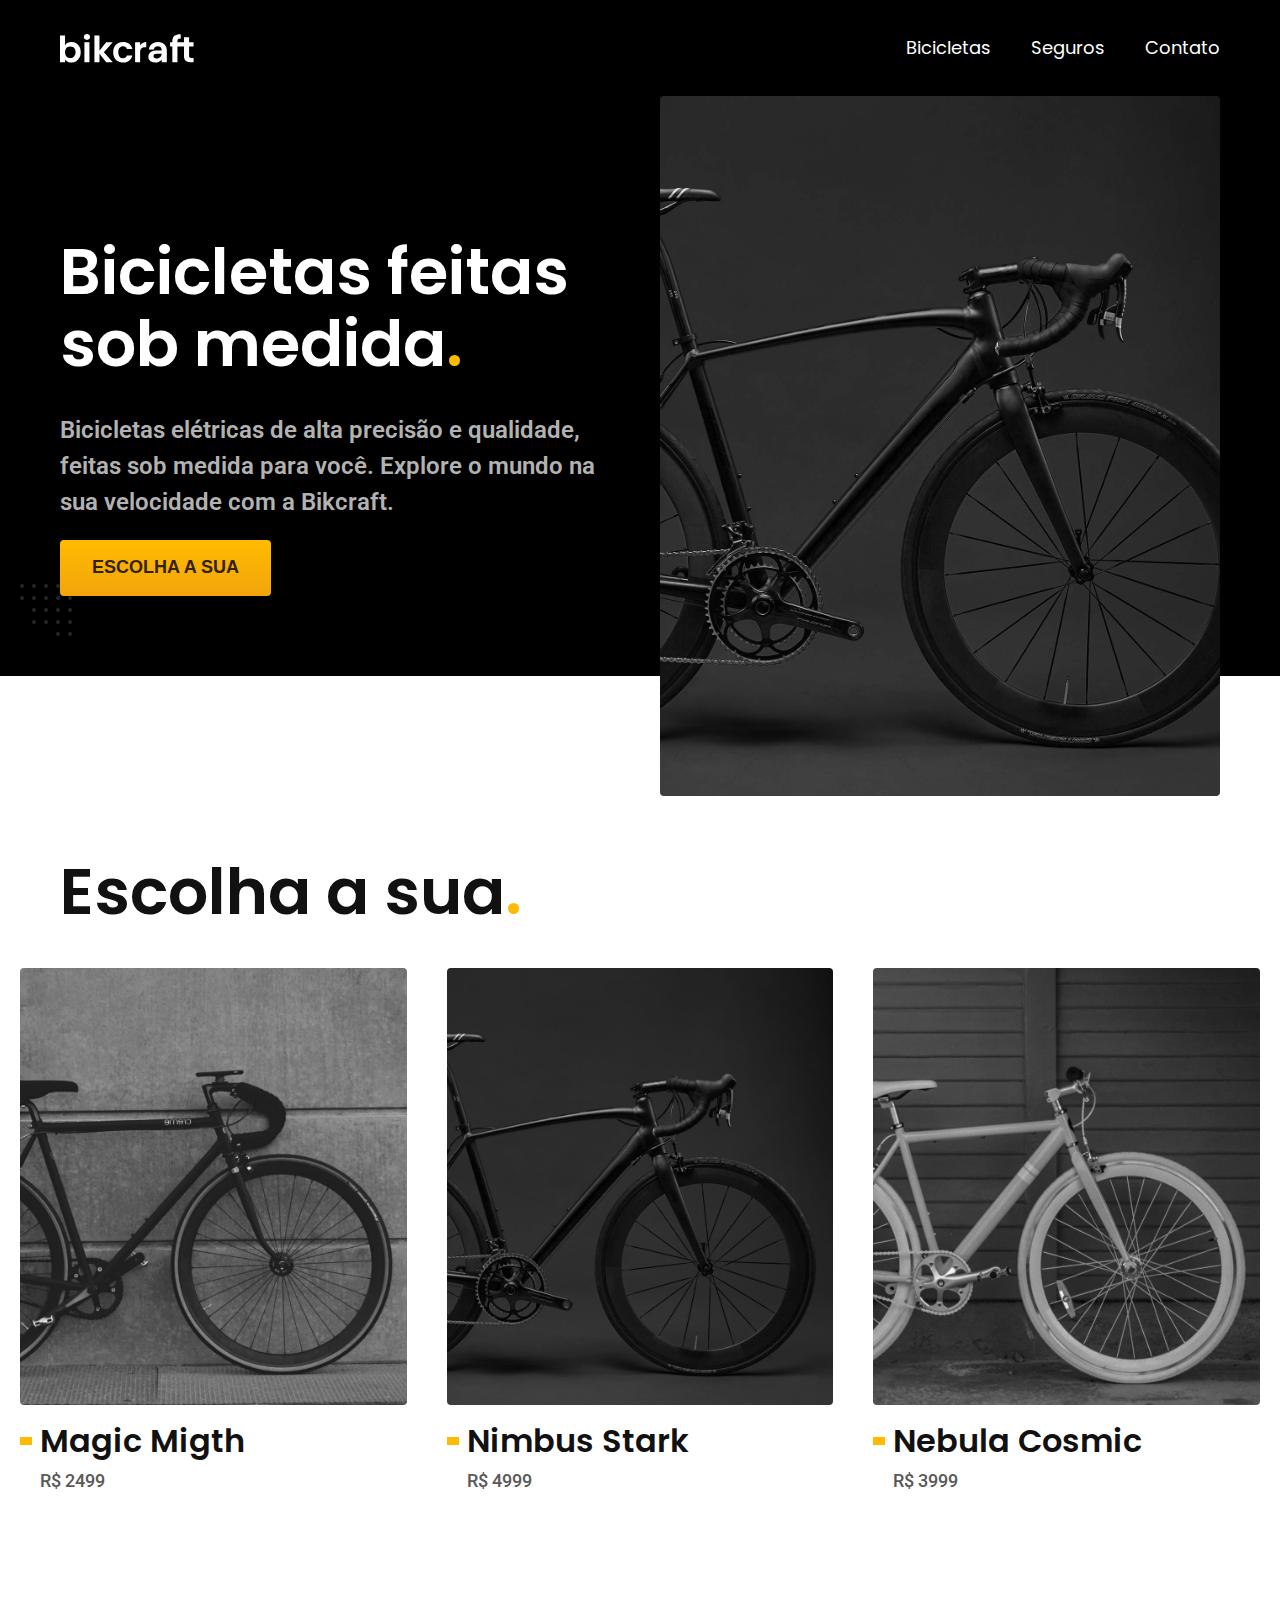
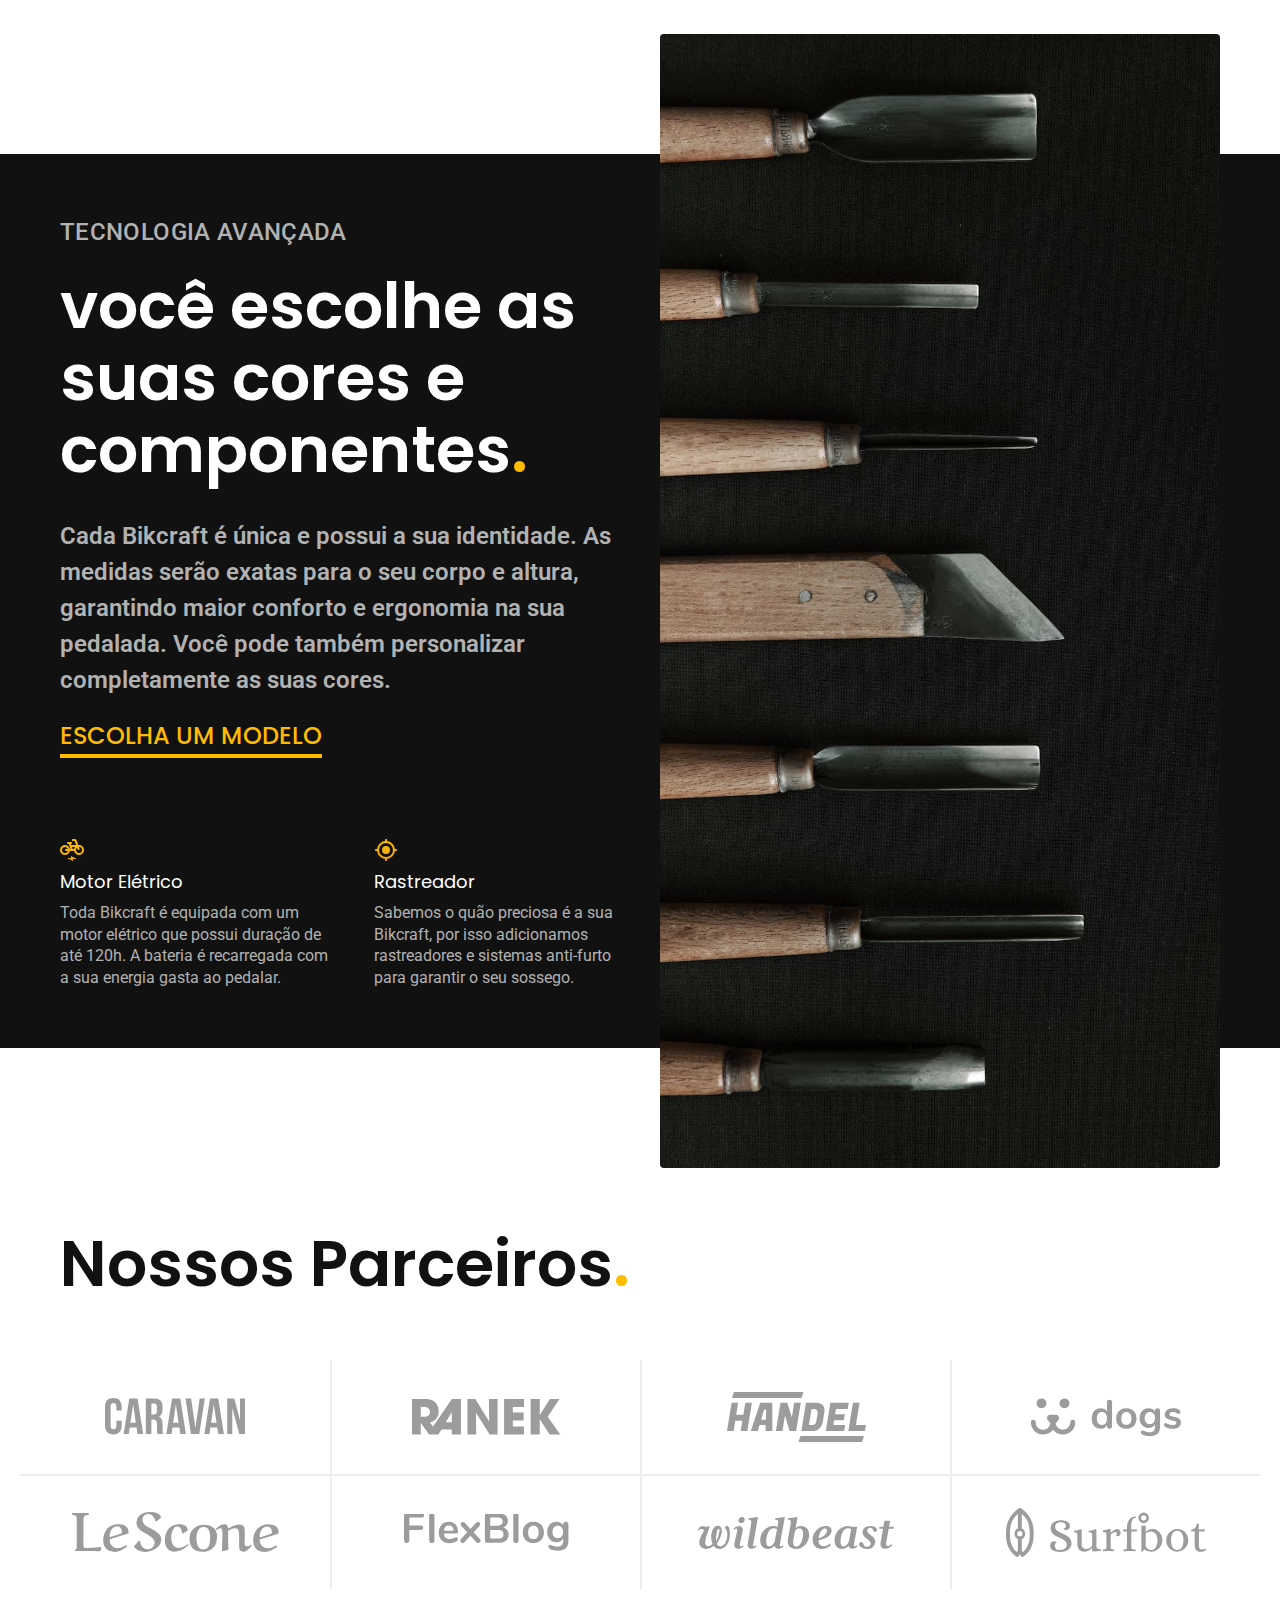
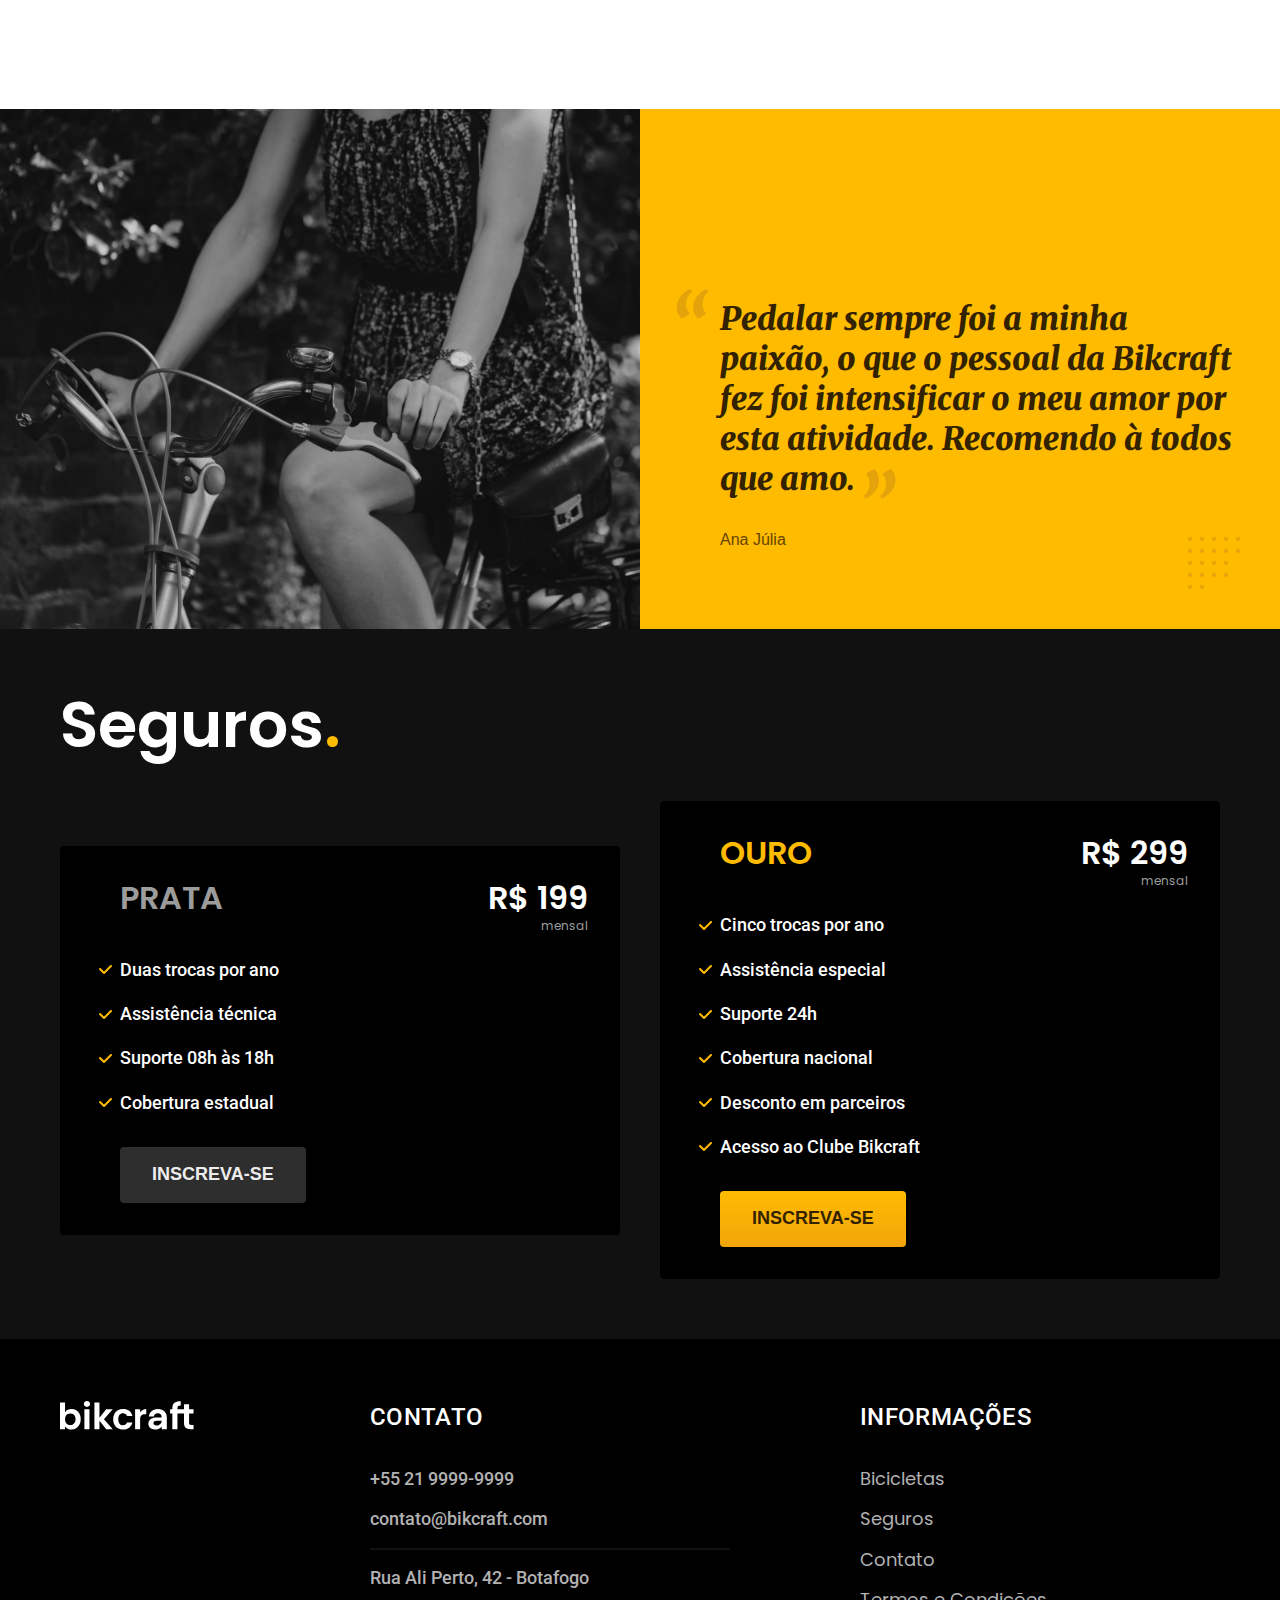
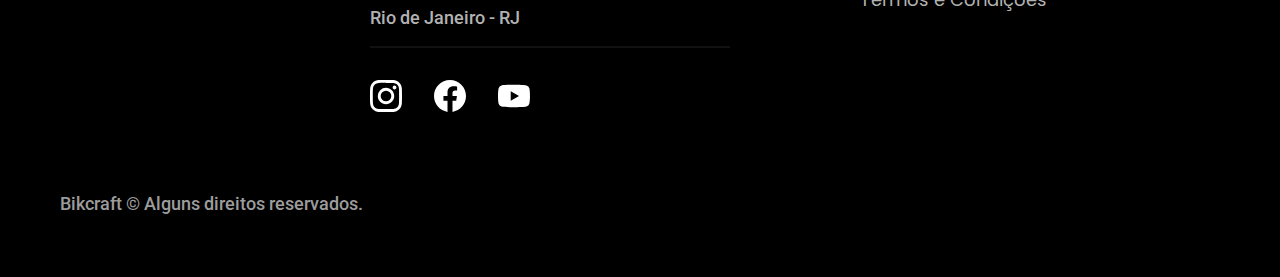
<file: bikcraft/index.html>
<!DOCTYPE html>
<html lang="pt-br">
  <head>
    <meta charset="UTF-8" />
    <meta name="viewport" content="width=device-width, initial-scale=1.0" />
    <link rel="preconnect" href="https://fonts.googleapis.com" />
    <link rel="preconnect" href="https://fonts.gstatic.com" crossorigin />
    <link
      href="https://fonts.googleapis.com/css2?family=Merriweather:ital,wght@1,900&family=Poppins:wght@400;600&family=Roboto:wght@400;500&display=swap"
      rel="stylesheet"
    />
    <title>Bikcraft - Bicicletas Elétricas</title>
    <meta
      name="description"
      content="Bicicletas elétricas de alta precisão e qualidade,  feitas sob medida para o cliente. Explore o mundo na sua velocidade com a Bikcraft."
    />

    <link rel="preload" href="./css/style.min.css" as="style" />
    <link rel="stylesheet" href="./css/style.min.css" />
    <script>
      document.documentElement.classList.add('js');
    </script>
  <body>
    <!--Cabeçalho-->
    <header class="header-bg">
      <div class="header container">
        <a href="./"><img src="./img/bikcraft.svg" alt="Bikcraft" /></a>
        <nav aria-label="primaria">
          <ul class="header-menu cor-0 font-1-m">
            <li><a href="./bicicletas.html">Bicicletas</a></li>
            <li><a href="./seguros.html">Seguros</a></li>
            <li><a href="./contato.html">Contato</a></li>
          </ul>
        </nav>
      </div>
    </header>
    <!--Introdução-->
    <main class="introducao-bg">
      <div class="introducao container">
        <div class="introducao-conteudo">
          <h1 class="font-1-xxl cor-0 fadeInDown" data-anime="200">
            Bicicletas feitas sob medida<span class="cor-p1">.</span>
          </h1>
          <p class="font-2-l cor-5 fadeInDown" data-anime="400">
            Bicicletas elétricas de alta precisão e qualidade, feitas sob medida
            para você. Explore o mundo na sua velocidade com a Bikcraft.
          </p>
          <a class="botao fadeInDown" data-anime="600" href="./bicicletas.html">Escolha a sua</a>
        </div>
        <div class="introducao-imagem fadeInDown" data-anime="800">
          <img src="./img/fotos/introducao.jpg" alt="Bicicléta elétrica" />
        </div>
      </div>
    </main>
    <!--Lista de Bicicletas-->
    <article class="bicicletas-lista">
      <h2 class="font-1-xxl container">
        Escolha a sua<span class="cor-p1">.</span>
      </h2>
      <ul>
        <li>
          <a href="./bicicletas/magic.html">
            <img src="./img/bicicletas/magic-home.jpg" alt="Bicicleta preta" />
            <h3 class="font-1-xl">Magic Migth</h3>
            <span class="font-2-m cor-8">R$ 2499</span>
          </a>
        </li>
        <li>
          <a href="./bicicletas/nimbus.html">
            <img src="./img/bicicletas/nimbus-home.jpg" alt="Bicicleta preta" />
            <h3 class="font-1-xl">Nimbus Stark</h3>
            <span class="font-2-m cor-8">R$ 4999</span>
          </a>
        </li>
        <li>
          <a href="./bicicletas/nebula.html">
            <img src="./img/bicicletas/nebula-home.jpg" alt="Bicicleta preta" />
            <h3 class="font-1-xl">Nebula Cosmic</h3>
            <span class="font-2-m cor-8">R$ 3999</span>
          </a>
        </li>
      </ul>
    </article>
    <!--Tecnologias-->
    <article class="tecnologia-bg">
      <div class="tecnologia container">
        <div class="tecnologia-conteudo">
          <span class="font-2-l-b cor-5">Tecnologia Avançada</span>
          <h2 class="font-1-xxl cor-0">
            você escolhe as<br />suas cores e<br />componentes<span
              class="cor-p1"
              >.</span
            >
          </h2>
          <p class="font-2-l cor-5">
            Cada Bikcraft é única e possui a sua identidade. As medidas serão
            exatas para o seu corpo e altura, garantindo maior conforto e
            ergonomia na sua pedalada. Você pode também personalizar
            completamente as suas cores.
          </p>
          <a class="link" href="./bicicletas.html">Escolha um modelo</a>
          <div class="tecnologia-vantagens">
            <div>
              <img
                src="./img/icones/eletrica.svg"
                alt=""
                width="24"
                height="24"
              />
              <h3 class="font-1-m cor-0">Motor Elétrico</h3>
              <p class="font-2-s cor-5">
                Toda Bikcraft é equipada com um motor elétrico que possui
                duração de até 120h. A bateria é recarregada com a sua energia
                gasta ao pedalar.
              </p>
            </div>
            <div>
              <img
                src="./img/icones/rastreador.svg"
                alt=""
                width="24"
                height="24"
              />
              <h3 class="font-1-m cor-0">Rastreador</h3>
              <p class="font-2-s cor-5">
                Sabemos o quão preciosa é a sua Bikcraft, por isso adicionamos
                rastreadores e sistemas anti-furto para garantir o seu sossego.
              </p>
            </div>
          </div>
        </div>
        <div class="tecnologia-imagem">
          <img
            src="./img/fotos/tecnologia.jpg"
            alt=""
            width="700"
            height="1120"
          />
        </div>
      </div>
    </article>
    <!--Parceiros-->
    <section class="parceiros" aria-label="Nossos Parceiros">
      <h2 class="font-1-xxl container">
        Nossos Parceiros<span class="cor-p1">.</span>
      </h2>
      <ul>
        <li><img src="./img/parceiros/caravan.svg" alt="caravan" /></li>
        <li><img src="./img/parceiros/ranek.svg" alt="ranek" /></li>
        <li><img src="./img/parceiros/handel.svg" alt="handel" /></li>
        <li><img src="./img/parceiros/dogs.svg" alt="dogs.svg" /></li>
        <li><img src="./img/parceiros/lescone.svg" alt="lescone" /></li>
        <li><img src="./img/parceiros/flexblog.svg" alt="flexblog.svg" /></li>
        <li><img src="./img/parceiros/wildbeast.svg" alt="wildbeast.svg" /></li>
        <li><img src="./img/parceiros/surfbot.svg" alt="surfbot.svg" /></li>
      </ul>
    </section>
    <!--Depoimento-->
    <section class="depoimento" aria-label="Depoimento">
      <div>
        <img src="./img/fotos/depoimento.jpg" alt="Pessoa Pedalando " />
      </div>
      <div class="depoimento-conteudo">
        <blockquote class="font-1-xl cor-p5">
          <p>
            Pedalar sempre foi a minha paixão, o que o pessoal da Bikcraft fez
            foi intensificar o meu amor por esta atividade. Recomendo à todos
            que amo.
          </p>
        </blockquote>
        <span class="font-m-b cor-p4">Ana Júlia</span>
      </div>
    </section>
    <!--Seguros-->
    <article class="seguros-bg">
      <div class="seguros container">
        <h2 class="font-1-xxl cor-0">Seguros<span class="cor-p1">.</span></h2>
        <div class="seguros-item">
          <h3 class="font-1-xl cor-6">PRATA</h3>
          <span class="font-1-xl cor-0"
            >R$ 199 <span class="font-1-xs cor-6">mensal</span></span
          >
          <ul class="font-2-m cor-0">
            <li>Duas trocas por ano</li>
            <li>Assistência técnica</li>
            <li>Suporte 08h às 18h</li>
            <li>Cobertura estadual</li>
          </ul>
          <a class="botao secundario" href="./orcamento.html">Inscreva-se</a>
        </div>
        <div class="seguros-item">
          <h3 class="font-1-xl cor-p1">OURO</h3>
          <span class="font-1-xl cor-0"
            >R$ 299 <span class="font-1-xs cor-6">mensal</span></span
          >
          <ul class="font-2-m cor-0">
            <li>Cinco trocas por ano</li>
            <li>Assistência especial</li>
            <li>Suporte 24h</li>
            <li>Cobertura nacional</li>
            <li>Desconto em parceiros</li>
            <li>Acesso ao Clube Bikcraft</li>
          </ul>
          <a class="botao" href="./orcamento.html">Inscreva-se</a>
        </div>
      </div>
    </article>
    <!--Rodapé-->
    <footer class="footer-bg">
      <div class="footer container">
        <img src="./img/bikcraft.svg" alt="Bikcraft" width="136" height="32" />
        <div class="footer-contato">
          <h3 class="font-2-l-b cor-0">Contato</h3>
          <ul class="font-2-m cor-5">
            <li>+55 21 9999-9999</li>
            <li>contato@bikcraft.com</li>
            <li>Rua Ali Perto, 42 - Botafogo</li>
            <li>Rio de Janeiro - RJ</li>
          </ul>
          <div class="footer-redes">
            <a href="./"
              ><img
                src="./img/redes/instagram.svg"
                alt="Instagram"
                width="32"
                height="32"
            /></a>
            <a href="./"
              ><img
                src="./img/redes/facebook.svg"
                alt="Facebook"
                width="32"
                height="32"
            /></a>
            <a href="./"
              ><img
                src="./img/redes/youtube.svg"
                alt="Youtube"
                width="32"
                height="32"
            /></a>
          </div>
        </div>
        <div class="footer-informacoes">
          <h3 class="font-2-l-b cor-0">Informações</h3>
          <nav>
            <ul class="font-1-m cor-5">
              <li><a href="./bicicletas.html">Bicicletas</a></li>
              <li><a href="./seguros.html">Seguros</a></li>
              <li><a href="./contato.html">Contato</a></li>
              <li><a href="./termos.html">Termos e Condições</a></li>
            </ul>
          </nav>
        </div>
        <p class="font-2-m cor-6 footer-copy">
          Bikcraft © Alguns direitos reservados.
        </p>
      </div>
    </footer>
    <script src="./js/plugins/simple-anime.js"></script>
    <script src="./js/script.js"></script>
  </body>
</html>
</file>
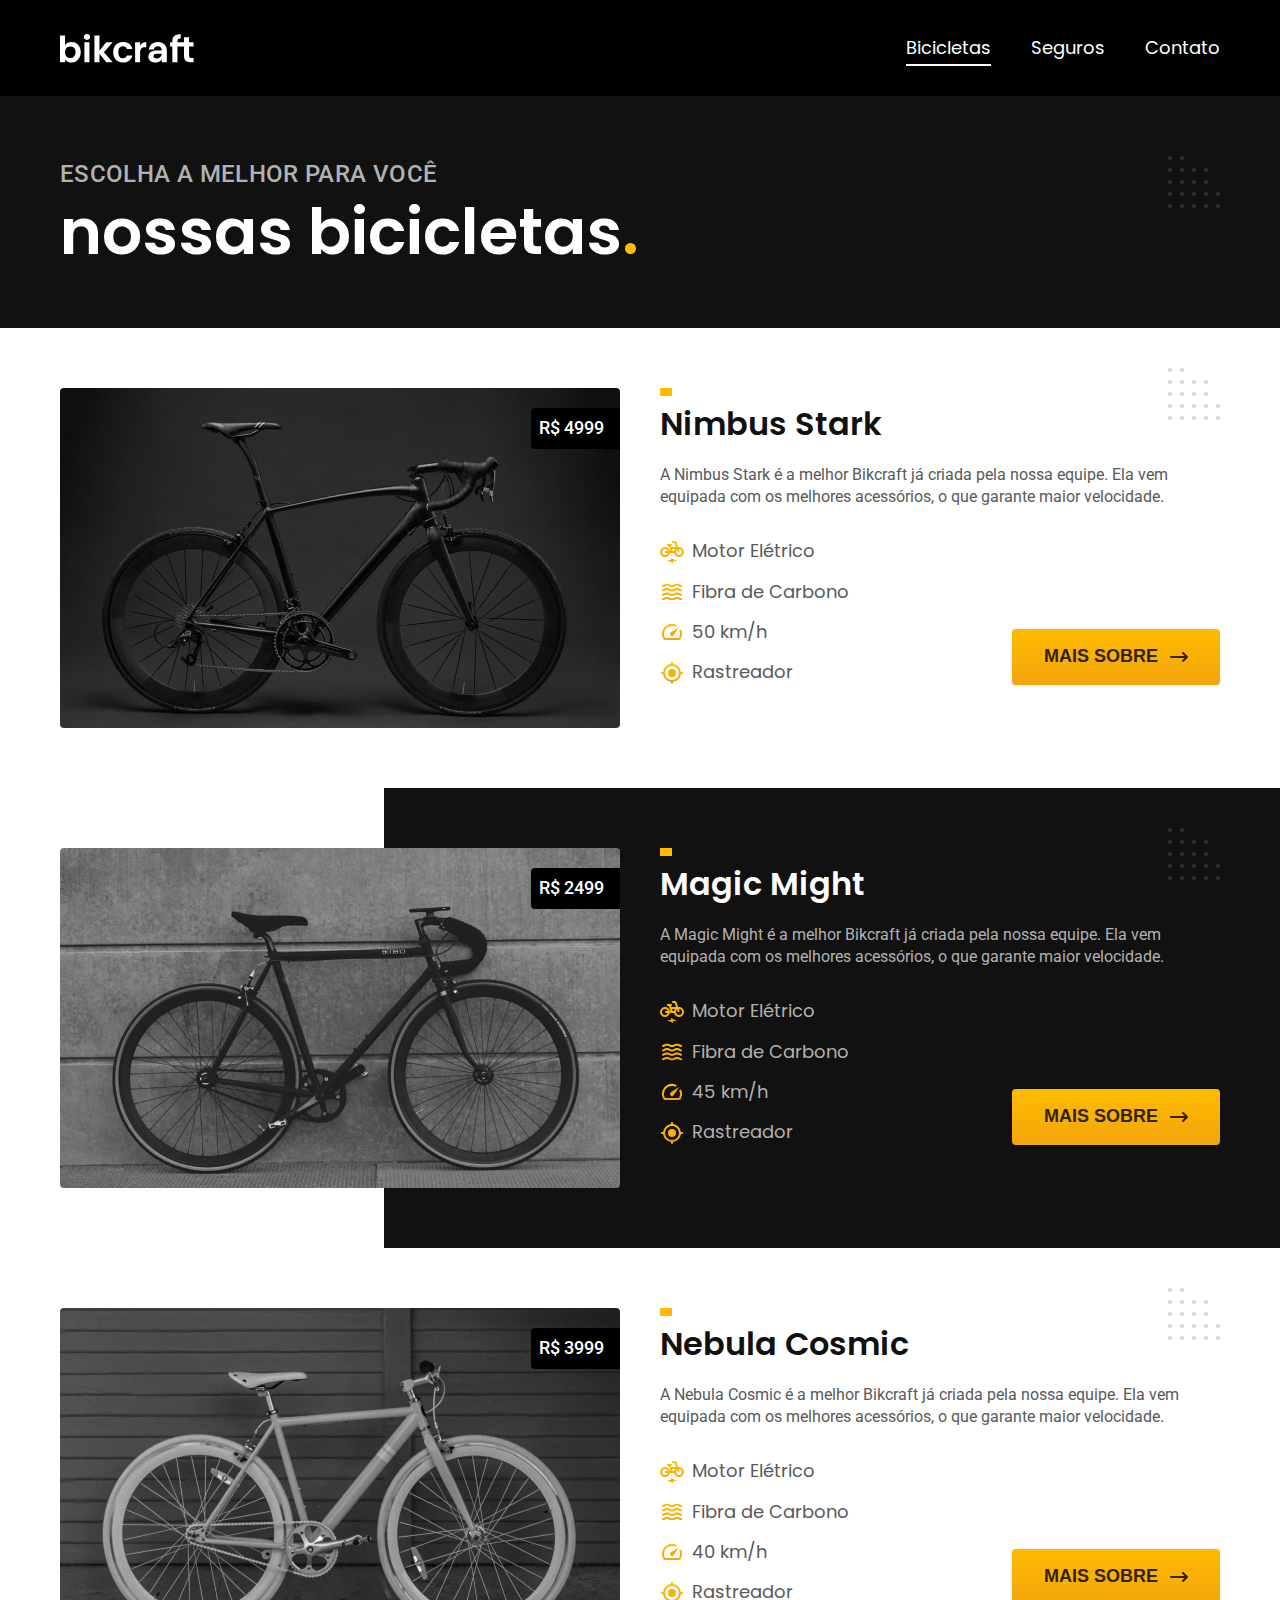
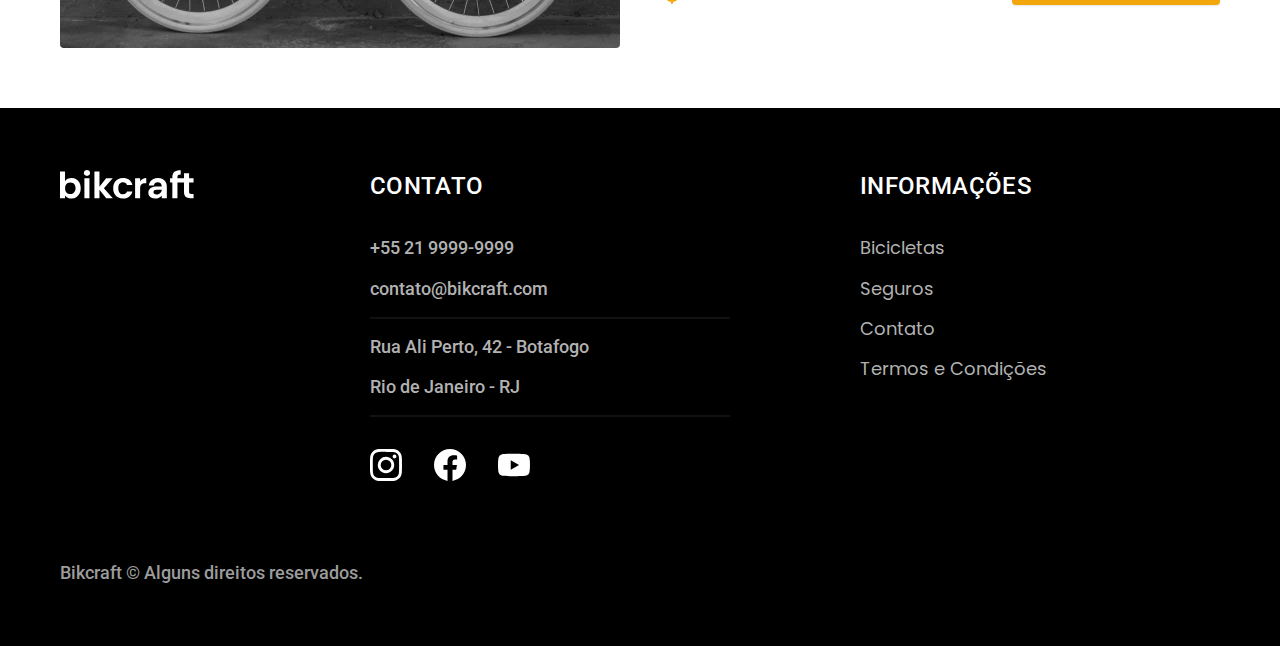
<file: bikcraft/bicicletas.html>
<!DOCTYPE html>
<html lang="pt-br">
  <head>
    <meta charset="UTF-8" />
    <meta name="viewport" content="width=device-width, initial-scale=1.0" />
    <link rel="preconnect" href="https://fonts.googleapis.com" />
    <link rel="preconnect" href="https://fonts.gstatic.com" crossorigin />
    <link
      href="https://fonts.googleapis.com/css2?family=Merriweather:ital,wght@1,900&family=Poppins:wght@400;600&family=Roboto:wght@400;500&display=swap"
      rel="stylesheet"
    />
    <title>Bicicletas | Bikcraft - Bicicletas Elétricas</title>
    <meta name="description" content="Bicicletas Bikcraft" />

    <link rel="stylesheet" href="./css/style.min.css" />
    <script>
      document.documentElement.classList.add('js');
    </script>
  <body id="bicicletas">
    <!--Cabeçalho-->
    <header class="header-bg">
      <div class="header container">
        <a href="./"><img src="./img/bikcraft.svg" alt="Bikcraft" /></a>
        <nav aria-label="primaria">
          <ul class="header-menu cor-0 font-1-m">
            <li><a href="./bicicletas.html">Bicicletas</a></li>
            <li><a href="./seguros.html">Seguros</a></li>
            <li><a href="./contato.html">Contato</a></li>
          </ul>
        </nav>
      </div>
    </header>
    <!--Conteúdo da página termos e condições-->
    <main>
      <div class="titulo-bg">
        <div class="titulo container">
          <p class="font-2-l-b cor-5">ESCOLHA A MELHOR PARA VOCÊ</p>
          <h1 class="font-1-xxl cor-0">
            nossas bicicletas<span class="cor-p1">.</span>
          </h1>
        </div>
      </div>

      <div class="bicicletas container">
        <div class="bicicletas-imagem">
          <img src="./img/bicicletas/nimbus.jpg" alt="Bicicleta Preta" />
          <span class="font-2-m cor-0"> R$ 4999</span>
        </div>
        <div class="bicicletas-conteudo">
          <h2 class="font-1-xl">Nimbus Stark</h2>
          <p class="font-2-s cor-8">
            A Nimbus Stark é a melhor Bikcraft já criada pela nossa equipe. Ela
            vem equipada com os melhores acessórios, o que garante maior
            velocidade.
          </p>
          <ul class="font-1-m cor-8">
            <li>
              <img src="./img/icones/eletrica.svg" alt="" /> Motor Elétrico
            </li>
            <li>
              <img src="./img/icones/carbono.svg" alt="" /> Fibra de Carbono
            </li>
            <li><img src="./img/icones/velocidade.svg" alt="" /> 50 km/h</li>
            <li><img src="./img/icones/rastreador.svg" alt="" /> Rastreador</li>
          </ul>
          <a class="botao seta" href="./bicicletas/nimbus.html">Mais Sobre</a>
        </div>
      </div>

      <div class="bicicletas-bg">
        <div class="bicicletas container">
          <div class="bicicletas-imagem">
            <img src="./img/bicicletas/magic.jpg" alt="Bicicleta Preta" />
            <span class="font-2-m cor-0"> R$ 2499</span>
          </div>
          <div class="bicicletas-conteudo">
            <h2 class="font-1-xl cor-0">Magic Might</h2>
            <p class="font-2-s cor-5">
              A Magic Might é a melhor Bikcraft já criada pela nossa equipe. Ela
              vem equipada com os melhores acessórios, o que garante maior
              velocidade.
            </p>
            <ul class="font-1-m cor-5">
              <li>
                <img src="./img/icones/eletrica.svg" alt="" /> Motor Elétrico
              </li>
              <li>
                <img src="./img/icones/carbono.svg" alt="" /> Fibra de Carbono
              </li>
              <li><img src="./img/icones/velocidade.svg" alt="" /> 45 km/h</li>
              <li>
                <img src="./img/icones/rastreador.svg" alt="" /> Rastreador
              </li>
            </ul>
            <a class="botao seta" href="./bicicletas/magic.html">Mais Sobre</a>
          </div>
        </div>
      </div>

      <div class="bicicletas container">
        <div class="bicicletas-imagem">
          <img src="./img/bicicletas/nebula.jpg" alt="Bicicleta Preta" />
          <span class="font-2-m cor-0"> R$ 3999</span>
        </div>
        <div class="bicicletas-conteudo">
          <h2 class="font-1-xl">Nebula Cosmic</h2>
          <p class="font-2-s cor-8">
            A Nebula Cosmic é a melhor Bikcraft já criada pela nossa equipe. Ela
            vem equipada com os melhores acessórios, o que garante maior
            velocidade.
          </p>
          <ul class="font-1-m cor-8">
            <li>
              <img src="./img/icones/eletrica.svg" alt="" /> Motor Elétrico
            </li>
            <li>
              <img src="./img/icones/carbono.svg" alt="" /> Fibra de Carbono
            </li>
            <li><img src="./img/icones/velocidade.svg" alt="" /> 40 km/h</li>
            <li><img src="./img/icones/rastreador.svg" alt="" /> Rastreador</li>
          </ul>
          <a class="botao seta" href="./bicicletas/nebula.html">Mais Sobre</a>
        </div>
      </div>
    </main>
    <!--Rodapé-->
    <footer class="footer-bg">
      <div class="footer container">
        <img src="./img/bikcraft.svg" alt="Bikcraft" width="136" height="32" />
        <div class="footer-contato">
          <h3 class="font-2-l-b cor-0">Contato</h3>
          <ul class="font-2-m cor-5">
            <li>+55 21 9999-9999</li>
            <li>contato@bikcraft.com</li>
            <li>Rua Ali Perto, 42 - Botafogo</li>
            <li>Rio de Janeiro - RJ</li>
          </ul>
          <div class="footer-redes">
            <a href="./"
              ><img
                src="./img/redes/instagram.svg"
                alt="Instagram"
                width="32"
                height="32"
            /></a>
            <a href="./"
              ><img
                src="./img/redes/facebook.svg"
                alt="Facebook"
                width="32"
                height="32"
            /></a>
            <a href="./"
              ><img
                src="./img/redes/youtube.svg"
                alt="Youtube"
                width="32"
                height="32"
            /></a>
          </div>
        </div>
        <div class="footer-informacoes">
          <h3 class="font-2-l-b cor-0">Informações</h3>
          <nav>
            <ul class="font-1-m cor-5">
              <li><a href="./bicicletas.html">Bicicletas</a></li>
              <li><a href="./seguros.html">Seguros</a></li>
              <li><a href="./contato.html">Contato</a></li>
              <li><a href="./termos.html">Termos e Condições</a></li>
            </ul>
          </nav>
        </div>
        <p class="font-2-m cor-6 footer-copy">
          Bikcraft © Alguns direitos reservados.
        </p>
      </div>
    </footer>
    <script src="./js/script.js"></script>
  </body>
</html>
</file>
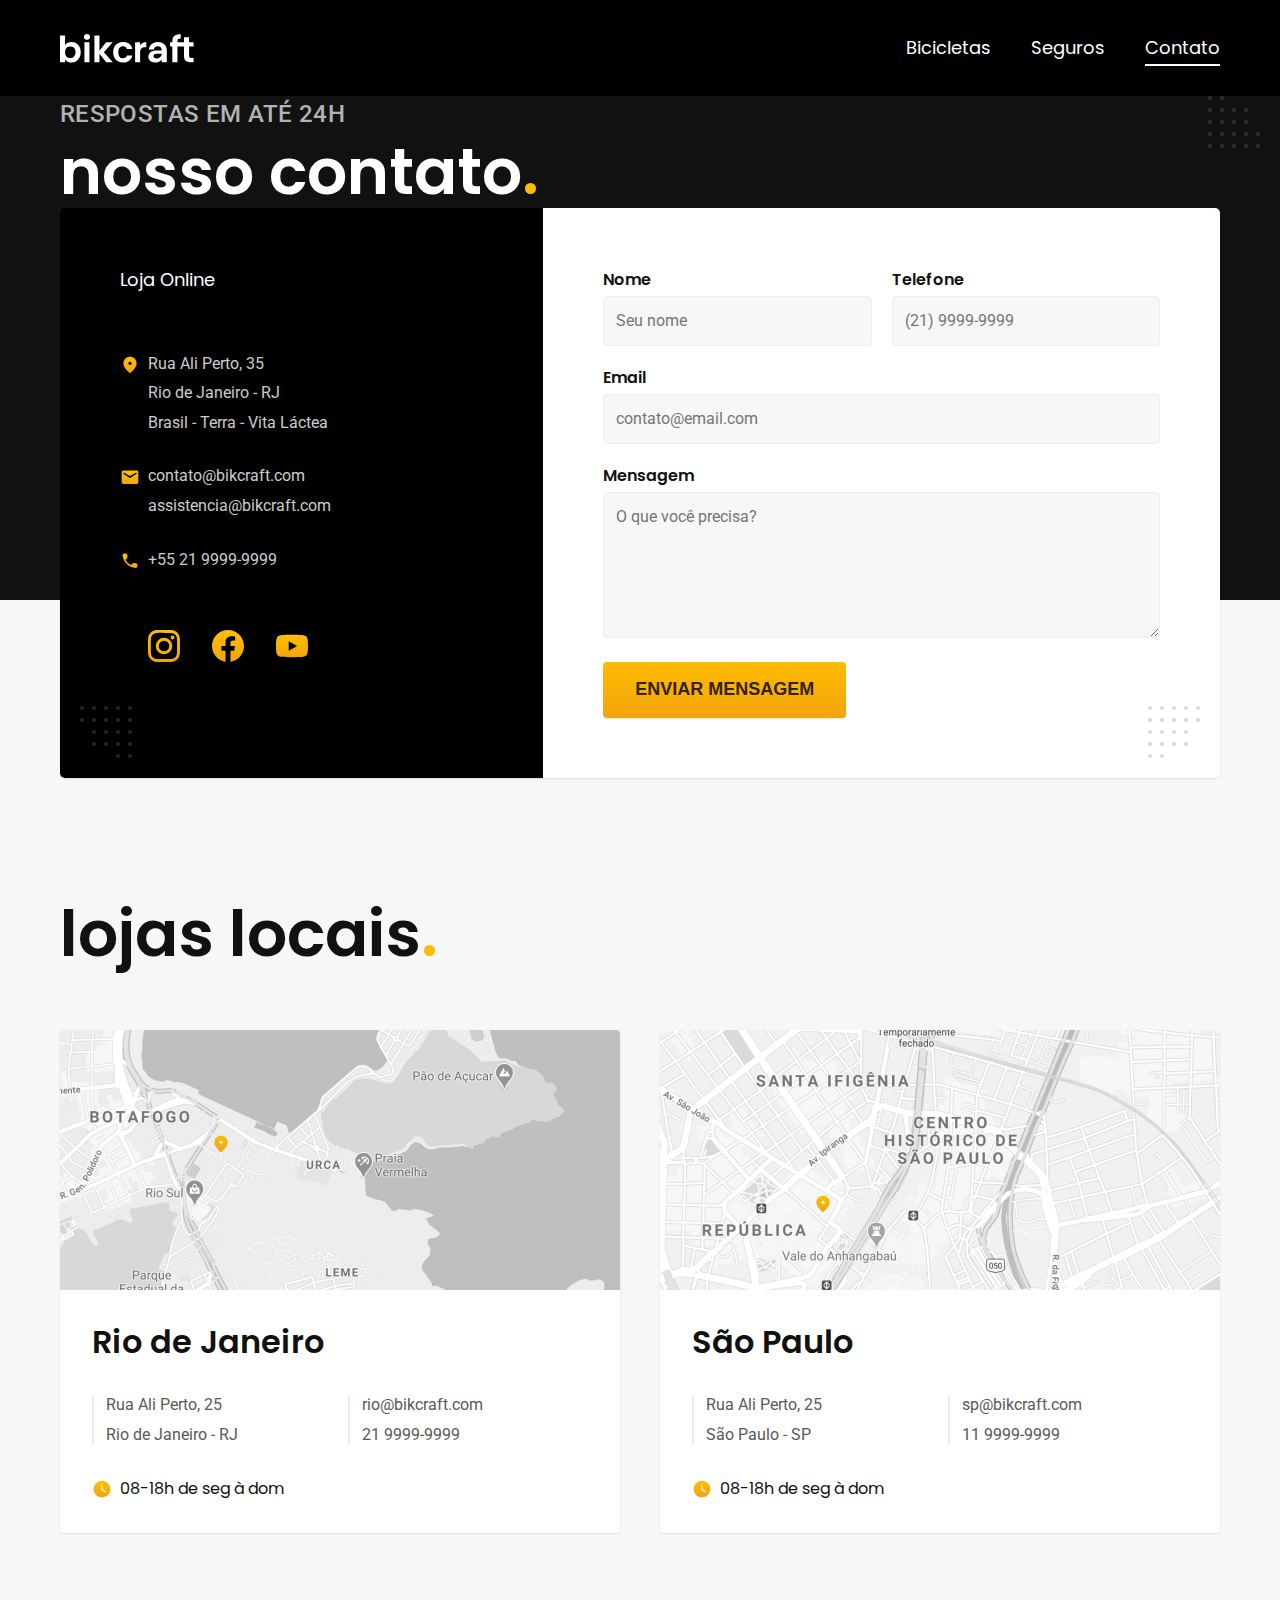
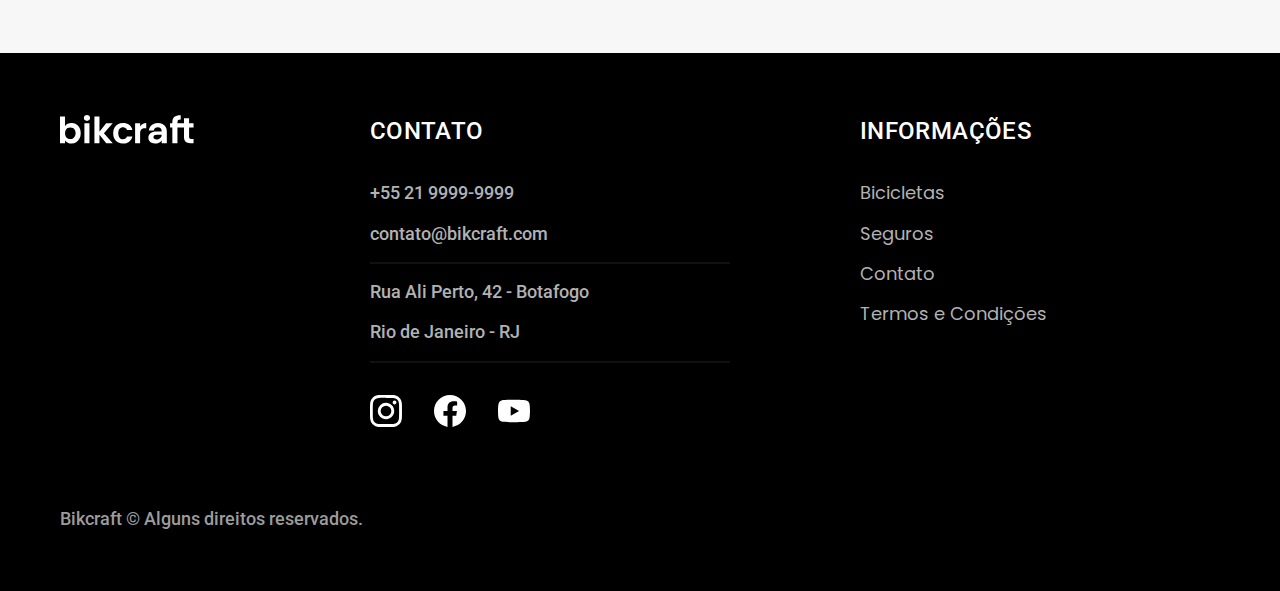
<file: bikcraft/contato.html>
<!DOCTYPE html>
<html lang="pt-br">
  <head>
    <meta charset="UTF-8" />
    <meta name="viewport" content="width=device-width, initial-scale=1.0" />
    <title>Contato | Bikcraft</title>
    <meta
      name="description"
      content="Bicicletas elétricas de alta precisão e qualidade,  feitas sob medida para o cliente. Explore o mundo na sua velocidade com a Bikcraft."
    />

    <link rel="icon" href="./favicon.svg" type="image/svg+xml" />

    <link href="./css/style.min.css" rel="preload" as="style" />
    <link href="./css/style.min.css" rel="stylesheet" />

    <link rel="preconnect" href="https://fonts.googleapis.com" />
    <link rel="preconnect" href="https://fonts.gstatic.com" crossorigin />
    <link
      href="https://fonts.googleapis.com/css2?family=Merriweather:ital,wght@1,900&family=Poppins:wght@500;600&family=Roboto:wght@400;500&display=swap"
      rel="stylesheet"
    />
    <script>
      document.documentElement.classList.add('js');
    </script>

  <body id="contato">
    <header class="header-bg">
      <div class="header container">
        <a href="./">
          <img
            src="./img/bikcraft.svg"
            alt="Bikcraft"
            width="136"
            height="32"
          />
        </a>
        <nav aria-label="primaria">
          <ul class="header-menu font-1-m cor-0">
            <li><a href="./bicicletas.html">Bicicletas</a></li>
            <li><a href="./seguros.html">Seguros</a></li>
            <li><a href="./contato.html">Contato</a></li>
          </ul>
        </nav>
      </div>
    </header>

    <main>
      <div class="titulo">
        <div class="container">
          <p class="font-2-l-b cor-5">Respostas em até 24h</p>
          <h1 class="font-1-xxl cor-0">
            nosso contato<span class="cor-p1">.</span>
          </h1>
        </div>
      </div>

      <div class="contato container">
        <section class="contato-dados" aria-label="Endereço">
          <h2 class="cor-0 font-1-m">Loja Online</h2>
          <div class="contato-endereco font-2-s cor-4">
            <p>Rua Ali Perto, 35</p>
            <p>Rio de Janeiro - RJ</p>
            <p>Brasil - Terra - Vita Láctea</p>
          </div>
          <address class="contato-meios font-2-s cor-4">
            <a href="mailto:contato@bikcraft.com">contato@bikcraft.com</a>
            <a href="mailto:assistencia@bikcraft.com"
              >assistencia@bikcraft.com</a
            >
            <a href="tel:+552199999999">+55 21 9999-9999</a>
          </address>
          <div class="contato-redes">
            <a href="./"
              ><img src="./img/redes/instagram-p.svg" alt="Instagram"
            /></a>
            <a href="./"
              ><img src="./img/redes/facebook-p.svg" alt="Facebook"
            /></a>
            <a href="./"
              ><img src="./img/redes/youtube-p.svg" alt="Youtube"
            /></a>
          </div>
        </section>
        <section class="contato-formulario" aria-label="Formulário">
          <form class="form" action="./">
            <div>
              <label for="nome">Nome</label>
              <input type="text" id="nome" name="nome" placeholder="Seu nome" />
            </div>
            <div>
              <label for="telefone">Telefone</label>
              <input
                type="text"
                id="telefone"
                name="telefone"
                placeholder="(21) 9999-9999"
              />
            </div>
            <div class="col-2">
              <label for="email">Email</label>
              <input
                type="email"
                id="email"
                name="email"
                placeholder="contato@email.com"
              />
            </div>
            <div class="col-2">
              <label for="mensagem">Mensagem</label>
              <textarea
                id="mensagem"
                name="mensagem"
                placeholder="O que você precisa?"
                rows="5"
              ></textarea>
            </div>
            <button class="botao col-2">Enviar Mensagem</button>
          </form>
        </section>
      </div>
    </main>

    <article class="lojas container">
      <h2 class="font-1-xxl">lojas locais<span class="cor-p1">.</span></h2>
      <div class="lojas-item">
        <img
          src="./img/lojas/rj.jpg"
          alt="mapa marcando o endereço da loja no Rio de Janeiro"
          width="560"
          height="260"
        />
        <div class="lojas-conteudo">
          <h3 class="font-1-xl">Rio de Janeiro</h3>
          <div class="lojas-dados font-2-s cor-8">
            <p>Rua Ali Perto, 25</p>
            <p>Rio de Janeiro - RJ</p>
          </div>
          <div class="lojas-dados font-2-s cor-8">
            <a href="mailto:rio@bikcraft.com">rio@bikcraft.com</a>
            <a href="tel:+552199999999">21 9999-9999</a>
          </div>
          <p class="lojas-tempo font-1-s">
            <img src="./img/icones/horario.svg" alt="" />08-18h de seg à dom
          </p>
        </div>
      </div>
      <div class="lojas-item">
        <img
          src="./img/lojas/sp.jpg"
          alt="mapa marcando o endereço da loja no Rio de Janeiro"
        />
        <div class="lojas-conteudo">
          <h3 class="font-1-xl">São Paulo</h3>
          <div class="lojas-dados font-2-s cor-8">
            <p>Rua Ali Perto, 25</p>
            <p>São Paulo - SP</p>
          </div>
          <div class="lojas-dados font-2-s cor-8">
            <a href="mailto:rio@bikcraft.com">sp@bikcraft.com</a>
            <a href="tel:+551199999999">11 9999-9999</a>
          </div>
          <p class="lojas-tempo font-1-s">
            <img src="./img/icones/horario.svg" alt="" />08-18h de seg à dom
          </p>
        </div>
      </div>
    </article>

    <footer class="footer-bg">
      <div class="footer container">
        <img src="./img/bikcraft.svg" alt="Bikcraft" />
        <div class="footer-contato">
          <h3 class="font-2-l-b cor-0">Contato</h3>
          <ul class="font-2-m cor-5">
            <li>+55 21 9999-9999</li>
            <li>contato@bikcraft.com</li>
            <li>Rua Ali Perto, 42 - Botafogo</li>
            <li>Rio de Janeiro - RJ</li>
          </ul>
          <div class="footer-redes">
            <a href="./"
              ><img src="./img/redes/instagram.svg" alt="Instagram"
            /></a>
            <a href="./"
              ><img src="./img/redes/facebook.svg" alt="Facebook"
            /></a>
            <a href="./"><img src="./img/redes/youtube.svg" alt="Youtube" /></a>
          </div>
        </div>
        <div class="footer-informacoes">
          <h3 class="font-2-l-b cor-0">Informações</h3>
          <nav>
            <ul class="font-1-m cor-5">
              <li><a href="./bicicletas.html">Bicicletas</a></li>
              <li><a href="./seguros.html">Seguros</a></li>
              <li><a href="./contato.html">Contato</a></li>
              <li><a href="./termos.html">Termos e Condições</a></li>
            </ul>
          </nav>
        </div>
        <p class="font-2-m cor-6 footer-copy">
          Bikcraft © Alguns direitos reservados.
        </p>
      </div>
    </footer>

    
    <script src="./js/script.js"></script>
  </body>
</html>
</file>
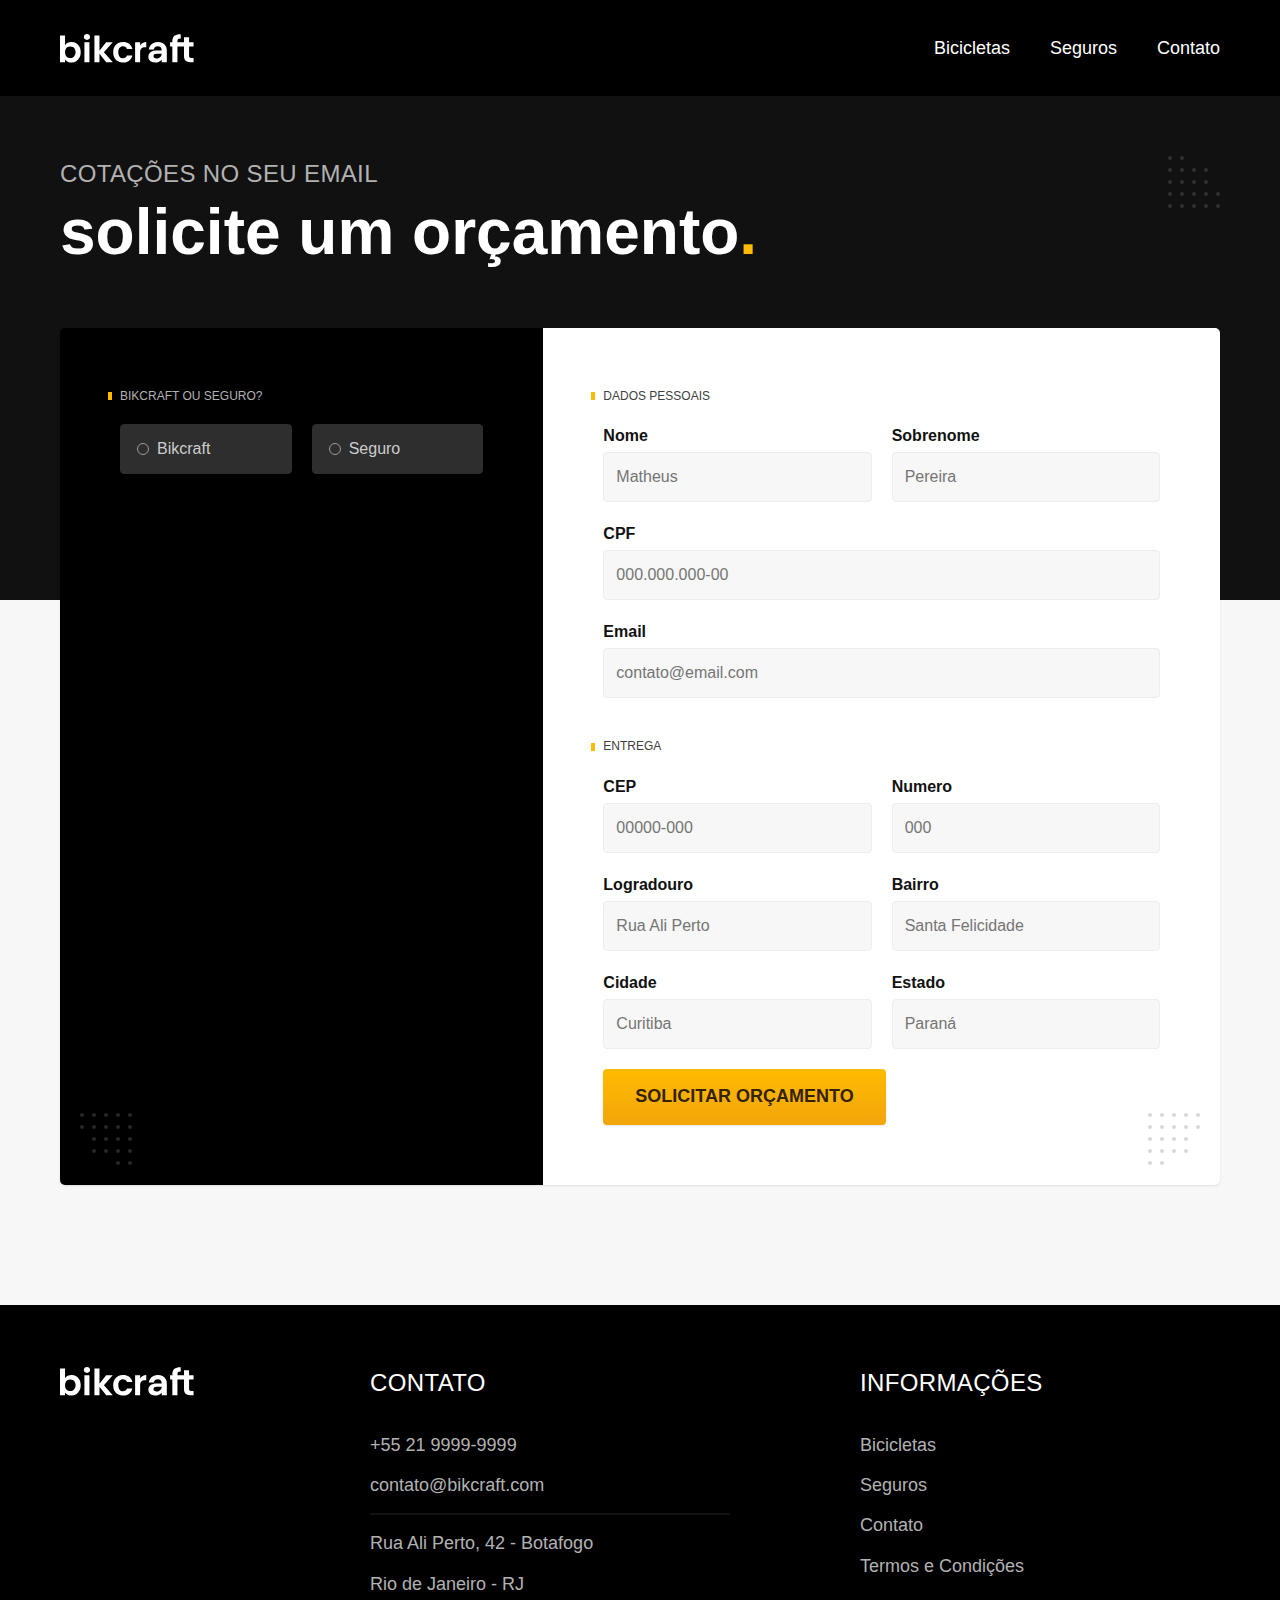
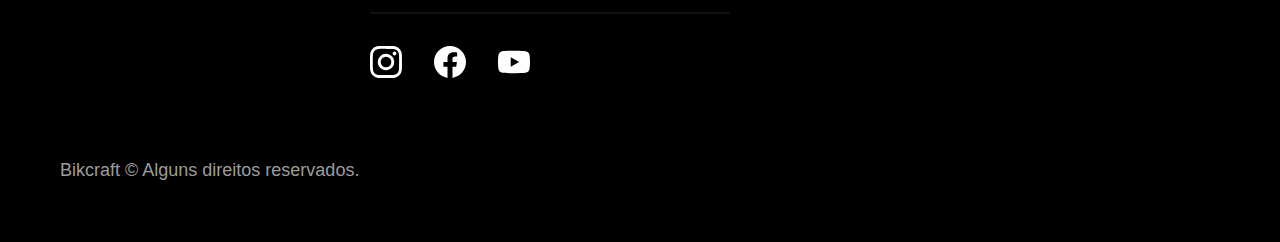
<file: bikcraft/orcamento.html>
<!DOCTYPE html>
<html lang="pt-br">
  <head>
    <meta charset="UTF-8" />
    <meta name="viewport" content="width=device-width, initial-scale=1.0" />

    <title>Orçamento | Bikcraft</title>
    <meta name="description" content="Orçamento." />

    <link rel="stylesheet" href="./css/style.min.css" />
    <script>
      document.documentElement.classList.add('js');
    </script>

  <body id="orcamento">
    <header class="header-bg">
      <div class="header container">
        <a href="./">
          <img src="./img/bikcraft.svg" alt="Bikcraft" />
        </a>

        <nav aria-label="primaria">
          <ul class="header-menu font-1-m cor-0">
            <li><a href="./bicicletas.html">Bicicletas</a></li>
            <li><a href="./seguros.html">Seguros</a></li>
            <li><a href="./contato.html">Contato</a></li>
          </ul>
        </nav>
      </div>
    </header>

    <main>
      <div class="titulo-bg">
        <div class="titulo container">
          <p class="font-2-l-b cor-5">COTAÇÕES NO SEU EMAIL</p>
          <h1 class="font-1-xxl cor-0">
            solicite um orçamento<span class="cor-p1">.</span>
          </h1>
        </div>
      </div>
      <form class="orcamento container" action="./">
        <div class="orcamento-produto">
          <h2 class="font-1-xs cor-5">BIKCRAFT OU SEGURO?</h2>
          <input type="radio" name="tipo" value="bikcraft" id="bikcraft" />
          <label for="bikcraft">Bikcraft</label>

          <input type="radio" name="tipo" value="seguro" id="seguro" />
          <label for="seguro">Seguro</label>
          <div class="orcamento-conteudo" id="orcamento-bikcraft">
            <h2 class="font-1-xs cor-5">Escolha a sua</h2>
            <input type="radio" name="produto" value="nimbus" id="nimbus" />
            <label for="nimbus">Nimbus Stark <span>R$ 4999</span></label>
            <div class="orcamento-detalhes">
              <ul class="font-1-xs cor-8">
                <li><img src="./img/icones/eletrica.svg" />Motor Elétrico</li>
                <li><img src="./img/icones/carbono.svg" />Fibra de Carbono</li>
                <li><img src="./img/icones/velocidade.svg" />50 km/h</li>
                <li><img src="./img/icones/rastreador.svg" />Rastreador</li>
              </ul>
              <img src="./img/bicicletas/nimbus.jpg" alt="Bicicleta Preta" />
            </div>
            <input type="radio" name="produto" value="magic" id="magic" />
            <label for="magic">Magic Might <span>R$ 2499</span></label>
            <div class="orcamento-detalhes">
              <ul class="font-1-xs cor-8">
                <li><img src="./img/icones/eletrica.svg" />Motor Elétrico</li>
                <li><img src="./img/icones/carbono.svg" />Fibra de Carbono</li>
                <li><img src="./img/icones/velocidade.svg" />45 km/h</li>
                <li><img src="./img/icones/rastreador.svg" />Rastreador</li>
              </ul>
              <img src="./img/bicicletas/magic.jpg" alt="Bicicleta Preta" />
            </div>

            <input type="radio" name="produto" value="nebula" id="nebula" />
            <label for="nebula">Nebula Cosmic <span>R$ 3999</span></label>
            <div class="orcamento-detalhes">
              <ul class="font-1-xs cor-8">
                <li><img src="./img/icones/eletrica.svg" />Motor Elétrico</li>
                <li><img src="./img/icones/carbono.svg" />Fibra de Carbono</li>
                <li><img src="./img/icones/velocidade.svg" />40 km/h</li>
                <li><img src="./img/icones/rastreador.svg" />Rastreador</li>
              </ul>
              <img src="./img/bicicletas/nebula.jpg" alt="Bicicleta Branca" />
            </div>
          </div>
          <div class="orcamento-conteudo" id="orcamento-seguro">
            <h2 class="font-1-xs cor-5">Escolha o plano</h2>
            <input type="radio" name="plano" value="prata" id="prata" />
            <label for="prata">Prata <span>R$ 199</span></label>
            <input type="radio" name="plano" value="ouro" id="ouro" />
            <label for="ouro">Ouro <span>R$ 299</span></label>
          </div>
        </div>
        <div class="orcamento-dados form">
          <h2 class="font-1-xs cor-9 col-2">Dados pessoais</h2>
          <div>
            <label for="nome">Nome</label>
            <input type="text" id="nome" name="nome" placeholder="Matheus" />
          </div>
          <div>
            <label for="sobrenome">Sobrenome</label>
            <input
              type="text"
              id="sobrenome"
              name="sobrenome"
              placeholder="Pereira"
            />
          </div>
          <div class="col-2">
            <label for="cpf">CPF</label>
            <input
              type="text"
              id="cpf"
              name="cpf"
              placeholder="000.000.000-00"
            />
          </div>
          <div class="col-2">
            <label for="email">Email</label>
            <input
              type="email"
              id="email"
              name="email"
              placeholder="contato@email.com"
            />
          </div>
          <h2 class="font-1-xs cor-9 col-2">Entrega</h2>
          <div>
            <label for="cep">CEP</label>
            <input type="text" id="cep" name="cep" placeholder="00000-000" />
          </div>
          <div>
            <label for="numero">Numero</label>
            <input type="text" id="numero" name="numero" placeholder="000" />
          </div>
          <div>
            <label for="logradouro">Logradouro</label>
            <input
              type="text"
              id="logradouro"
              name="logradouro"
              placeholder="Rua Ali Perto"
            />
          </div>
          <div>
            <label for="bairro">Bairro</label>
            <input
              type="text"
              id="bairro"
              name="bairro"
              placeholder="Santa Felicidade"
            />
          </div>
          <div>
            <label for="cidade">Cidade</label>
            <input
              type="text"
              id="cidade"
              name="cidade"
              placeholder="Curitiba"
            />
          </div>
          <div>
            <label for="estado">Estado</label>
            <input type="text" id="estado" name="estado" placeholder="Paraná" />
          </div>
          <button class="botao col-2">Solicitar Orçamento</button>
        </div>
      </form>
    </main>

    <footer class="footer-bg">
      <div class="footer container">
        <img src="./img/bikcraft.svg" alt="Bikcraft" />
        <div class="footer-contato">
          <h3 class="font-2-l-b cor-0">Contato</h3>
          <ul class="font-2-m cor-5">
            <li><a href="tel:+552199999999">+55 21 9999-9999</a></li>
            <li>
              <a href="mailto:contato@bikcraft.com">contato@bikcraft.com</a>
            </li>
            <li>Rua Ali Perto, 42 - Botafogo</li>
            <li>Rio de Janeiro - RJ</li>
          </ul>
          <div class="footer-redes">
            <a href="./">
              <img src="./img/redes/instagram.svg" alt="Instagram" />
            </a>
            <a href="./">
              <img src="./img/redes/facebook.svg" alt="Facebook" />
            </a>
            <a href="./">
              <img src="./img/redes/youtube.svg" alt="Youtube" />
            </a>
          </div>
        </div>
        <div class="footer-informacoes">
          <h3 class="font-2-l-b cor-0">Informações</h3>
          <nav>
            <ul class="font-1-m cor-5">
              <li><a href="./bicicletas.html">Bicicletas</a></li>
              <li><a href="./seguros.html">Seguros</a></li>
              <li><a href="./contato.html">Contato</a></li>
              <li><a href="./termos.html">Termos e Condições</a></li>
            </ul>
          </nav>
        </div>
        <p class="footer-copy font-2-m cor-6">
          Bikcraft © Alguns direitos reservados.
        </p>
      </div>
    </footer>
    <script src="./js/script.js"></script>
  </body>
</html>
</file>
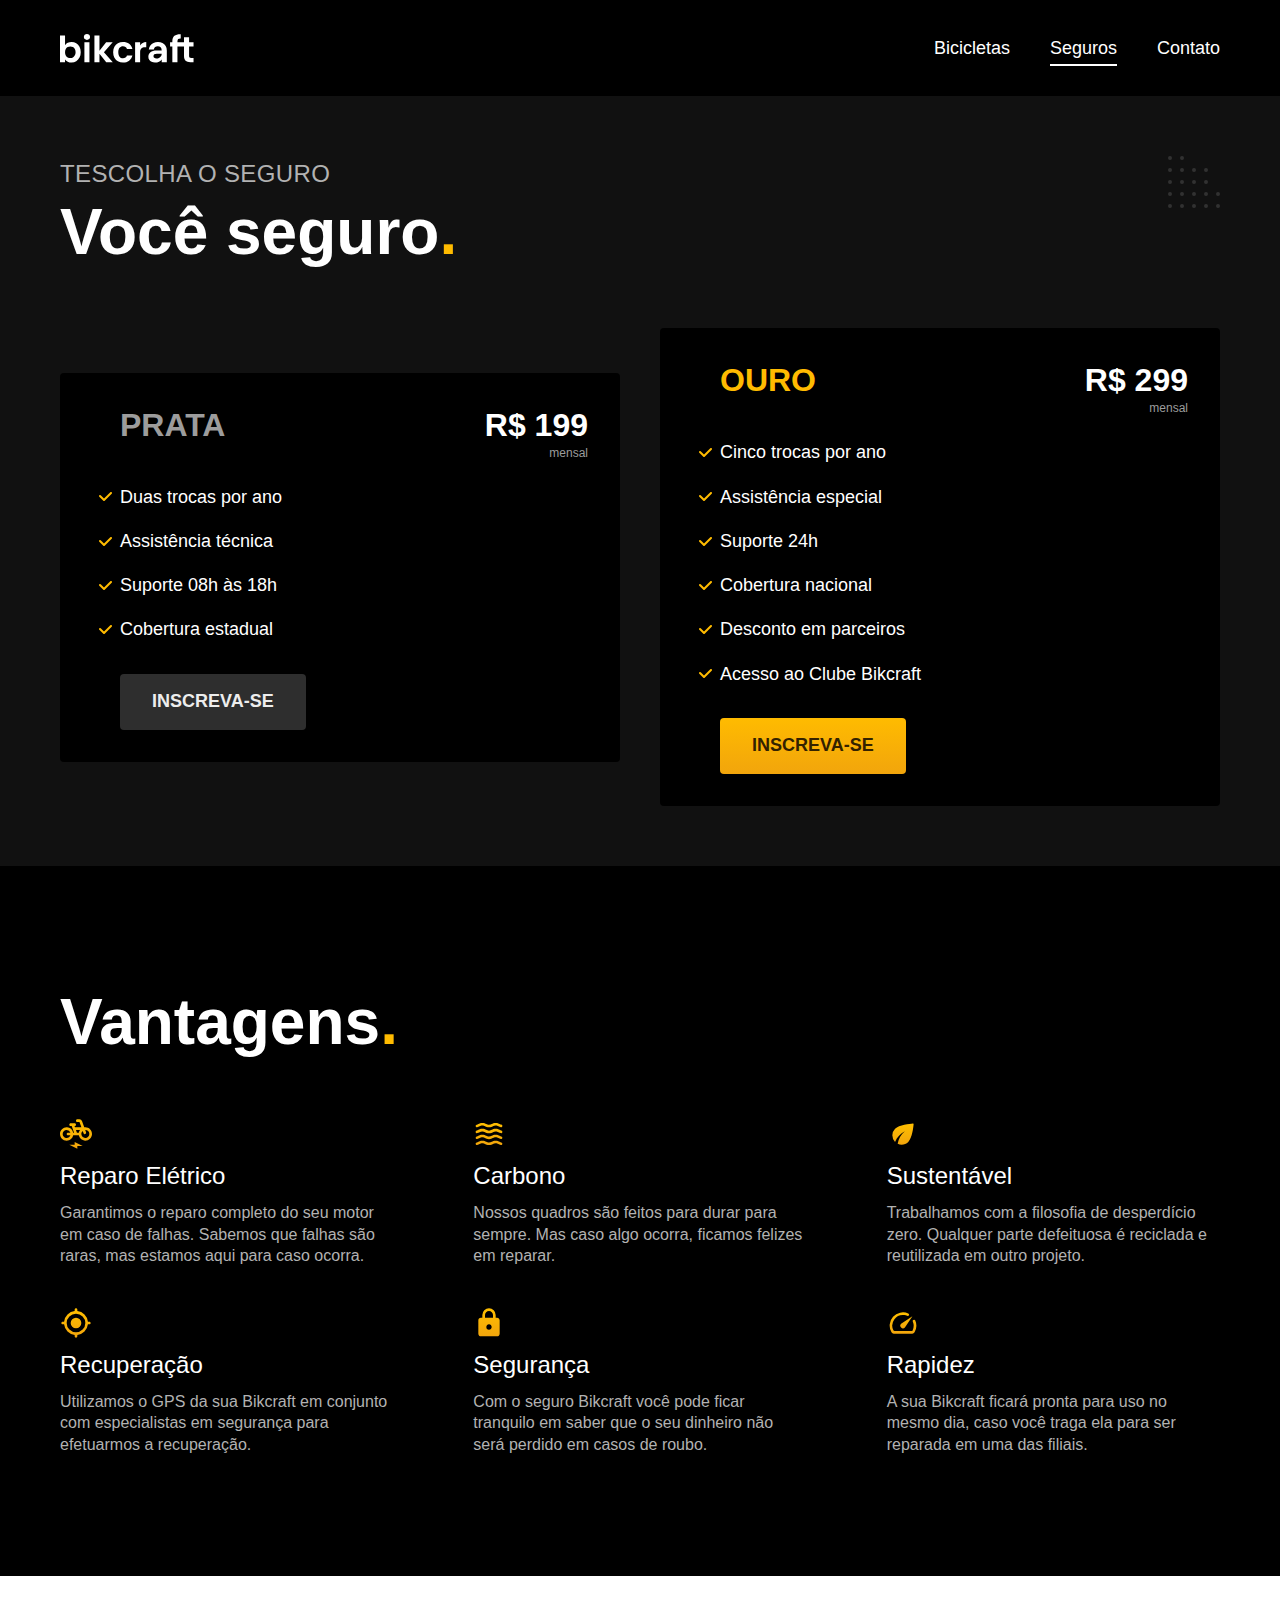
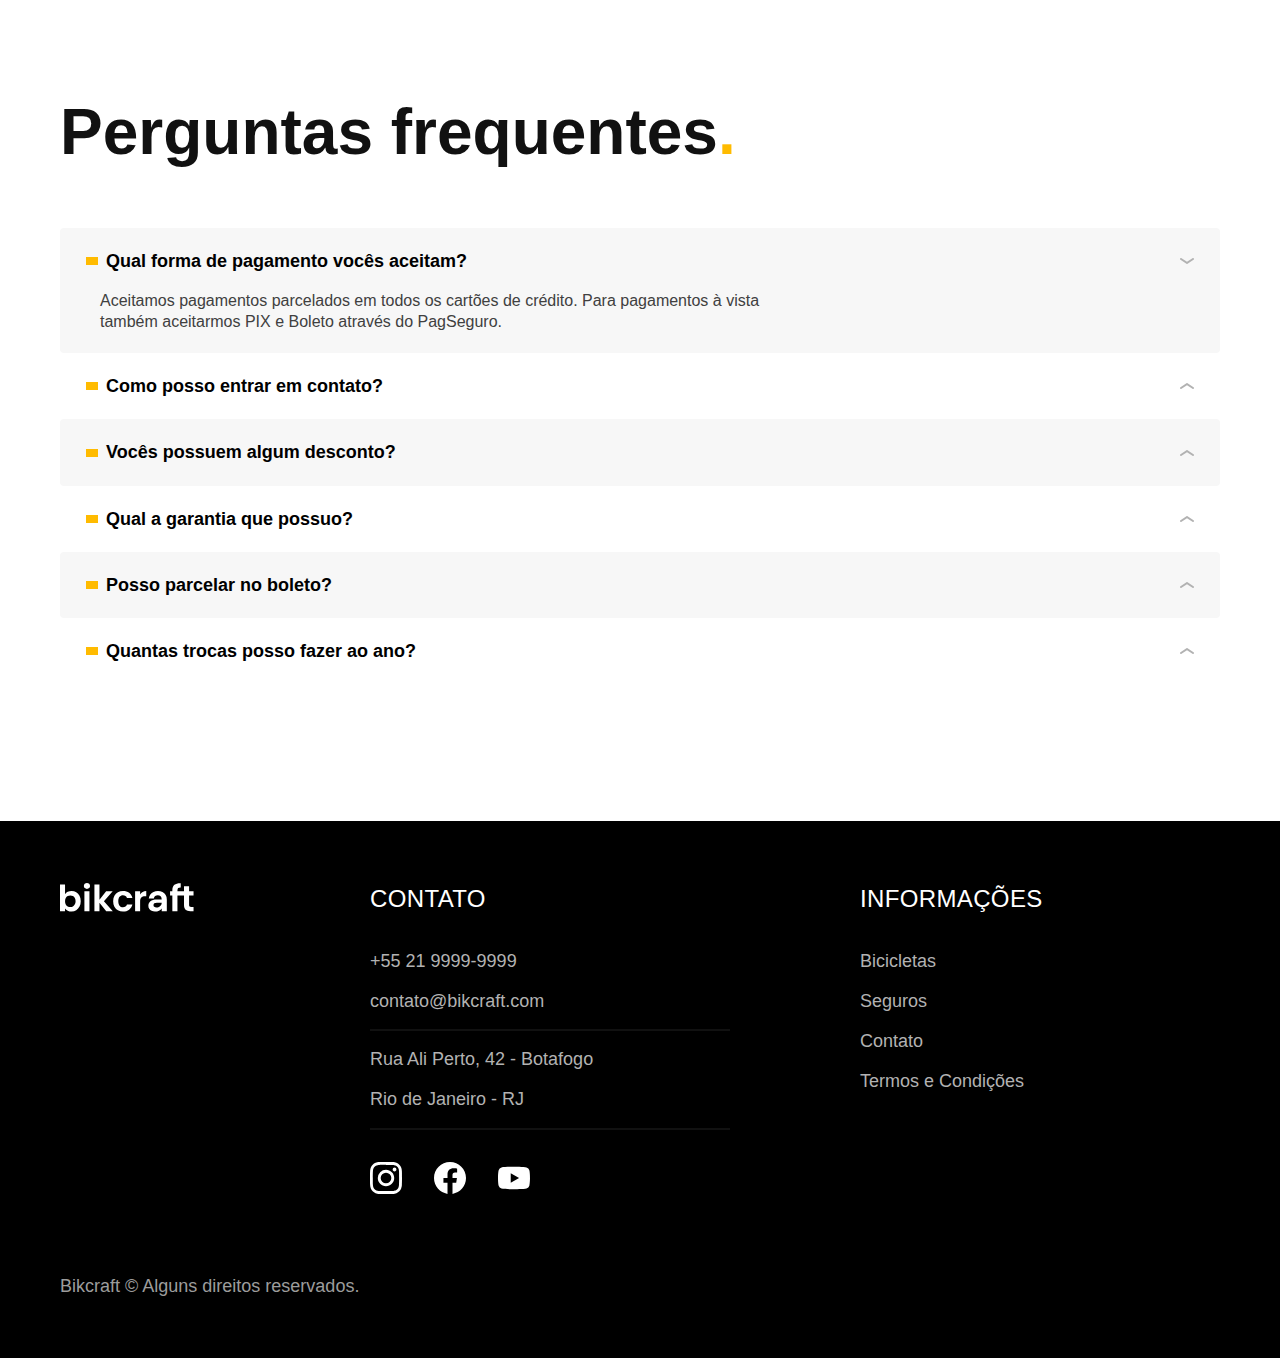
<file: bikcraft/seguros.html>
<!DOCTYPE html>
<html lang="pt-br">
  <head>
    <meta charset="UTF-8" />
    <meta name="viewport" content="width=device-width, initial-scale=1.0" />

    <title>Seguros | Bikcraft</title>
    <meta name="description" content="Seguros." />

    <link rel="stylesheet" href="./css/style.min.css" />
    
    <script>
      document.documentElement.classList.add('js');
    </script>

  <body id="seguros">
    <header class="header-bg">
      <div class="header container">
        <a href="./">
          <img src="./img/bikcraft.svg" alt="Bikcraft" />
        </a>

        <nav aria-label="primaria">
          <ul class="header-menu font-1-m cor-0">
            <li><a href="./bicicletas.html">Bicicletas</a></li>
            <li><a href="./seguros.html">Seguros</a></li>
            <li><a href="./contato.html">Contato</a></li>
          </ul>
        </nav>
      </div>
    </header>
    <main class="seguros-bg">
      <div class="titulo-bg">
        <div class="titulo container">
          <p class="font-2-l-b cor-5">TEscolha o seguro</p>
          <h1 class="font-1-xxl cor-0">
            Você seguro<span class="cor-p1">.</span>
          </h1>
        </div>
      </div>
      <div class="seguros container">
        <div class="seguros-item fadeInLeft" data-anime="200">
          <h3 class="font-1-xl cor-6">PRATA</h3>
          <span class="font-1-xl cor-0"
            >R$ 199 <span class="font-1-xs cor-6">mensal</span></span
          >
          <ul class="font-2-m cor-0">
            <li>Duas trocas por ano</li>
            <li>Assistência técnica</li>
            <li>Suporte 08h às 18h</li>
            <li>Cobertura estadual</li>
          </ul>
          <a class="botao secundario" href="./orcamento.html?tipo=seguro&produto=prata">Inscreva-se</a>
        </div>
        <div class="seguros-item fadeInRight" data-anime="400">
          <h3 class="font-1-xl cor-p1">OURO</h3>
          <span class="font-1-xl cor-0"
            >R$ 299 <span class="font-1-xs cor-6">mensal</span></span
          >
          <ul class="font-2-m cor-0">
            <li>Cinco trocas por ano</li>
            <li>Assistência especial</li>
            <li>Suporte 24h</li>
            <li>Cobertura nacional</li>
            <li>Desconto em parceiros</li>
            <li>Acesso ao Clube Bikcraft</li>
          </ul>
          <a class="botao" href="./orcamento.html?tipo=seguro&produto=ouro">Inscreva-se</a>
        </div>
      </div>
    </main>
    <article class="vantagens-bg">
      <div class="vantagens container">
        <h2 class="font-1-xxl cor-0">Vantagens<span class="cor-p1">.</span></h2>
        <ul>
          <li>
            <img src="./img/icones/eletrica.svg" alt="" />
            <h3 class="font-1-l cor-0">Reparo Elétrico</h3>
            <p class="font-2-s cor-5">
              Garantimos o reparo completo do seu motor em caso de falhas.
              Sabemos que falhas são raras, mas estamos aqui para caso ocorra.
            </p>
          </li>
          <li>
            <img src="./img/icones/carbono.svg" alt="" />
            <h3 class="font-1-l cor-0">Carbono</h3>
            <p class="font-2-s cor-5">
              Nossos quadros são feitos para durar para sempre. Mas caso algo
              ocorra, ficamos felizes em reparar.
            </p>
          </li>
          <li>
            <img src="./img/icones/sustentavel.svg" alt="" />
            <h3 class="font-1-l cor-0">Sustentável</h3>
            <p class="font-2-s cor-5">
              Trabalhamos com a filosofia de desperdício zero. Qualquer parte
              defeituosa é reciclada e reutilizada em outro projeto.
            </p>
          </li>
          <li>
            <img src="./img/icones/rastreador.svg" alt="" />
            <h3 class="font-1-l cor-0">Recuperação</h3>
            <p class="font-2-s cor-5">
              Utilizamos o GPS da sua Bikcraft em conjunto com especialistas em
              segurança para efetuarmos a recuperação.
            </p>
          </li>
          <li>
            <img src="./img/icones/seguro.svg" alt="" />
            <h3 class="font-1-l cor-0">Segurança</h3>
            <p class="font-2-s cor-5">
              Com o seguro Bikcraft você pode ficar tranquilo em saber que o seu
              dinheiro não será perdido em casos de roubo.
            </p>
          </li>
          <li>
            <img src="./img/icones/velocidade.svg" alt="" />
            <h3 class="font-1-l cor-0">Rapidez</h3>
            <p class="font-2-s cor-5">
              A sua Bikcraft ficará pronta para uso no mesmo dia, caso você
              traga ela para ser reparada em uma das filiais.
            </p>
          </li>
        </ul>
      </div>
    </article>
    <article class="perguntas container">
      <h2 class="font-1-xxl">
        Perguntas frequentes<span class="cor-p1">.</span>
      </h2>
      <dl>
        <div>
          <dt><button class="font-1-m-b" aria-controls="pergunta1" aria-expanded="true">Qual forma de pagamento vocês aceitam?</button></dt>
          <dd id="pergunta1" class="font-2-s cor-9 ativa">
            Aceitamos pagamentos parcelados em todos os cartões de crédito. Para
            pagamentos à vista também aceitarmos PIX e Boleto através do
            PagSeguro.
          </dd>
        </div>
        <div>
          <dt><button class="font-1-m-b" aria-controls="pergunta2" aria-expanded="false">Como posso entrar em contato?</button></dt>
          <dd id="pergunta2" class="font-2-s cor-9">
            Aceitamos pagamentos parcelados em todos os cartões de crédito. Para
            pagamentos à vista também aceitarmos PIX e Boleto através do
            PagSeguro.
          </dd>
        </div>
        <div>
          <dt><button class="font-1-m-b" aria-controls="pergunta3" aria-expanded="false">Vocês possuem algum desconto?</button></dt>
          <dd id="pergunta3" class="font-2-s cor-9">
            Aceitamos pagamentos parcelados em todos os cartões de crédito. Para
            pagamentos à vista também aceitarmos PIX e Boleto através do
            PagSeguro.
          </dd>
        </div>
        <div>
          <dt><button class="font-1-m-b" aria-controls="pergunta4" aria-expanded="false">Qual a garantia que possuo?</button></dt>
          <dd id="pergunta4" class="font-2-s cor-9">
            Aceitamos pagamentos parcelados em todos os cartões de crédito. Para
            pagamentos à vista também aceitarmos PIX e Boleto através do
            PagSeguro.
          </dd>
        </div>
        <div>
          <dt><button class="font-1-m-b" aria-controls="pergunta5" aria-expanded="false">Posso parcelar no boleto?</button></dt>
          <dd id="pergunta5" class="font-2-s cor-9">
            Aceitamos pagamentos parcelados em todos os cartões de crédito. Para
            pagamentos à vista também aceitarmos PIX e Boleto através do
            PagSeguro.
          </dd>
        </div>
        <div>
          <dt><button class="font-1-m-b" aria-controls="pergunta6" aria-expanded="false">Quantas trocas posso fazer ao ano?</button></dt>
          <dd id="pergunta6" class="font-2-s cor-9">
            Aceitamos pagamentos parcelados em todos os cartões de crédito. Para
            pagamentos à vista também aceitarmos PIX e Boleto através do
            PagSeguro.
          </dd>
        </div>
      </dl>
    </article>
    <footer class="footer-bg">
      <div class="footer container">
        <img src="./img/bikcraft.svg" alt="Bikcraft" />
        <div class="footer-contato">
          <h3 class="font-2-l-b cor-0">Contato</h3>
          <ul class="font-2-m cor-5">
            <li><a href="tel:+552199999999">+55 21 9999-9999</a></li>
            <li>
              <a href="mailto:contato@bikcraft.com">contato@bikcraft.com</a>
            </li>
            <li>Rua Ali Perto, 42 - Botafogo</li>
            <li>Rio de Janeiro - RJ</li>
          </ul>
          <div class="footer-redes">
            <a href="./">
              <img src="./img/redes/instagram.svg" alt="Instagram" />
            </a>
            <a href="./">
              <img src="./img/redes/facebook.svg" alt="Facebook" />
            </a>
            <a href="./">
              <img src="./img/redes/youtube.svg" alt="Youtube" />
            </a>
          </div>
        </div>
        <div class="footer-informacoes">
          <h3 class="font-2-l-b cor-0">Informações</h3>
          <nav>
            <ul class="font-1-m cor-5">
              <li><a href="./bicicletas.html">Bicicletas</a></li>
              <li><a href="./seguros.html">Seguros</a></li>
              <li><a href="./contato.html">Contato</a></li>
              <li><a href="./termos.html">Termos e Condições</a></li>
            </ul>
          </nav>
        </div>
        <p class="footer-copy font-2-m cor-6">
          Bikcraft © Alguns direitos reservados.
        </p>
      </div>
    </footer>
    <script src="./js/plugins/simple-anime.js"></script>
    <script src="./js/script.js"></script>
  </body>
</html>
</file>
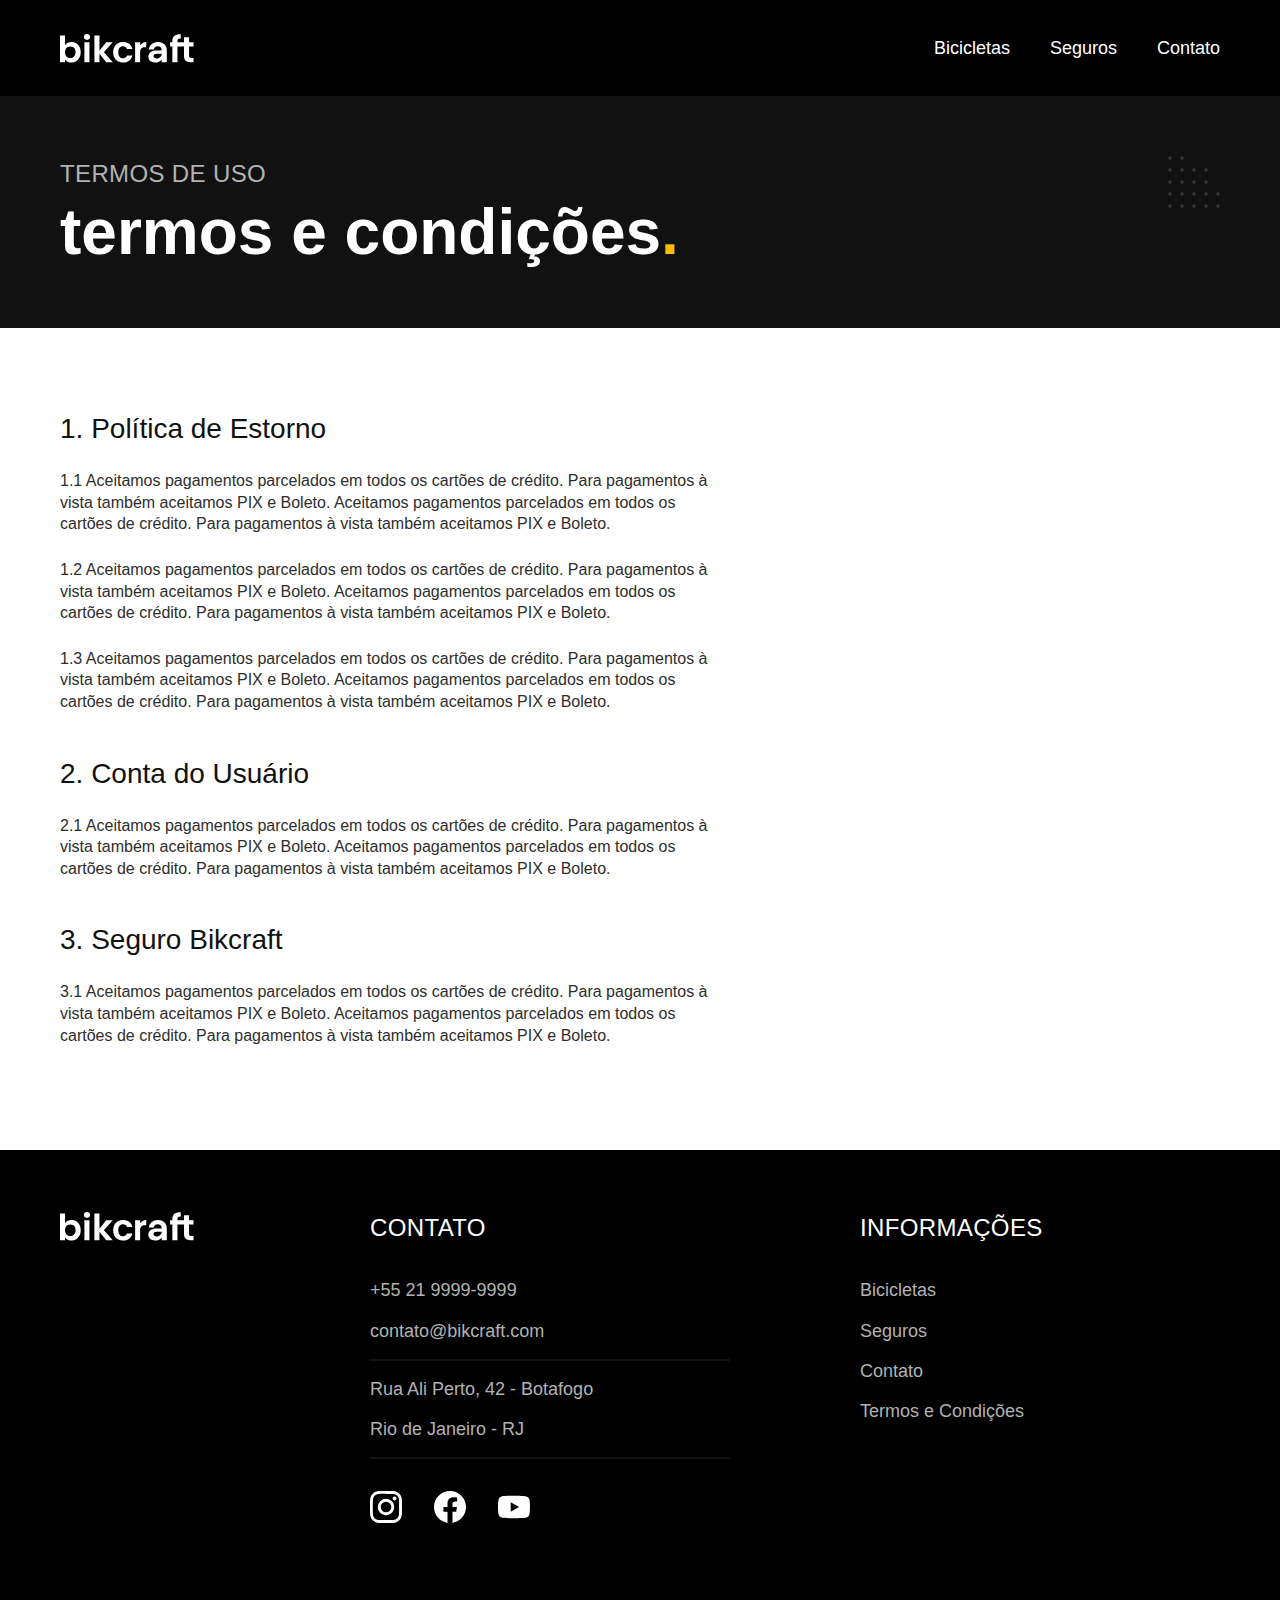
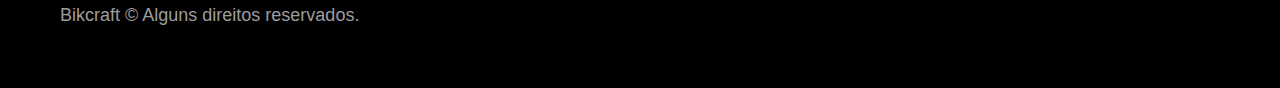
<file: bikcraft/termos.html>
<!DOCTYPE html>
<html lang="pt-br">
  <head>
    <meta charset="UTF-8" />
    <meta name="viewport" content="width=device-width, initial-scale=1.0" />

    <title>Termos e Condições | Bikcraft</title>
    <meta name="description" content="Termos e condições." />

    <link rel="preload" href="./css/style.min.css" as="style" />
    <link rel="stylesheet" href="./css/style.min.css" />
    <script>
      document.documentElement.classList.add('js');
    </script>

  <body id="termos">
    <header class="header-bg">
      <div class="header container">
        <a href="./">
          <img src="./img/bikcraft.svg" alt="Bikcraft" />
        </a>

        <nav aria-label="primaria">
          <ul class="header-menu font-1-m cor-0">
            <li><a href="./bicicletas.html">Bicicletas</a></li>
            <li><a href="./seguros.html">Seguros</a></li>
            <li><a href="./contato.html">Contato</a></li>
          </ul>
        </nav>
      </div>
    </header>

    <main>
      <div class="titulo-bg">
        <div class="titulo container">
          <p class="font-2-l-b cor-5">Termos de uso</p>
          <h1 class="font-1-xxl cor-0">
            termos e condições<span class="cor-p1">.</span>
          </h1>
        </div>
      </div>

      <div class="termos font-2-s cor-10 container">
        <h2 class="font-1-l cor-11">1. Política de Estorno</h2>
        <p>
          1.1 Aceitamos pagamentos parcelados em todos os cartões de crédito.
          Para pagamentos à vista também aceitamos PIX e Boleto. Aceitamos
          pagamentos parcelados em todos os cartões de crédito. Para pagamentos
          à vista também aceitamos PIX e Boleto.
        </p>
        <p>
          1.2 Aceitamos pagamentos parcelados em todos os cartões de crédito.
          Para pagamentos à vista também aceitamos PIX e Boleto. Aceitamos
          pagamentos parcelados em todos os cartões de crédito. Para pagamentos
          à vista também aceitamos PIX e Boleto.
        </p>
        <p>
          1.3 Aceitamos pagamentos parcelados em todos os cartões de crédito.
          Para pagamentos à vista também aceitamos PIX e Boleto. Aceitamos
          pagamentos parcelados em todos os cartões de crédito. Para pagamentos
          à vista também aceitamos PIX e Boleto.
        </p>
        <h2 class="font-1-l cor-11">2. Conta do Usuário</h2>
        <p>
          2.1 Aceitamos pagamentos parcelados em todos os cartões de crédito.
          Para pagamentos à vista também aceitamos PIX e Boleto. Aceitamos
          pagamentos parcelados em todos os cartões de crédito. Para pagamentos
          à vista também aceitamos PIX e Boleto.
        </p>
        <h2 class="font-1-l cor-11">3. Seguro Bikcraft</h2>
        <p>
          3.1 Aceitamos pagamentos parcelados em todos os cartões de crédito.
          Para pagamentos à vista também aceitamos PIX e Boleto. Aceitamos
          pagamentos parcelados em todos os cartões de crédito. Para pagamentos
          à vista também aceitamos PIX e Boleto.
        </p>
      </div>
    </main>

    <footer class="footer-bg">
      <div class="footer container">
        <img src="./img/bikcraft.svg" alt="Bikcraft" />
        <div class="footer-contato">
          <h3 class="font-2-l-b cor-0">Contato</h3>
          <ul class="font-2-m cor-5">
            <li><a href="tel:+552199999999">+55 21 9999-9999</a></li>
            <li>
              <a href="mailto:contato@bikcraft.com">contato@bikcraft.com</a>
            </li>
            <li>Rua Ali Perto, 42 - Botafogo</li>
            <li>Rio de Janeiro - RJ</li>
          </ul>
          <div class="footer-redes">
            <a href="./">
              <img src="./img/redes/instagram.svg" alt="Instagram" />
            </a>
            <a href="./">
              <img src="./img/redes/facebook.svg" alt="Facebook" />
            </a>
            <a href="./">
              <img src="./img/redes/youtube.svg" alt="Youtube" />
            </a>
          </div>
        </div>
        <div class="footer-informacoes">
          <h3 class="font-2-l-b cor-0">Informações</h3>
          <nav>
            <ul class="font-1-m cor-5">
              <li><a href="./bicicletas.html">Bicicletas</a></li>
              <li><a href="./seguros.html">Seguros</a></li>
              <li><a href="./contato.html">Contato</a></li>
              <li><a href="./termos.html">Termos e Condições</a></li>
            </ul>
          </nav>
        </div>
        <p class="footer-copy font-2-m cor-6">
          Bikcraft © Alguns direitos reservados.
        </p>
      </div>
    </footer>
    <script src="./js/script.js"></script>
  </body>
</html>
</file>
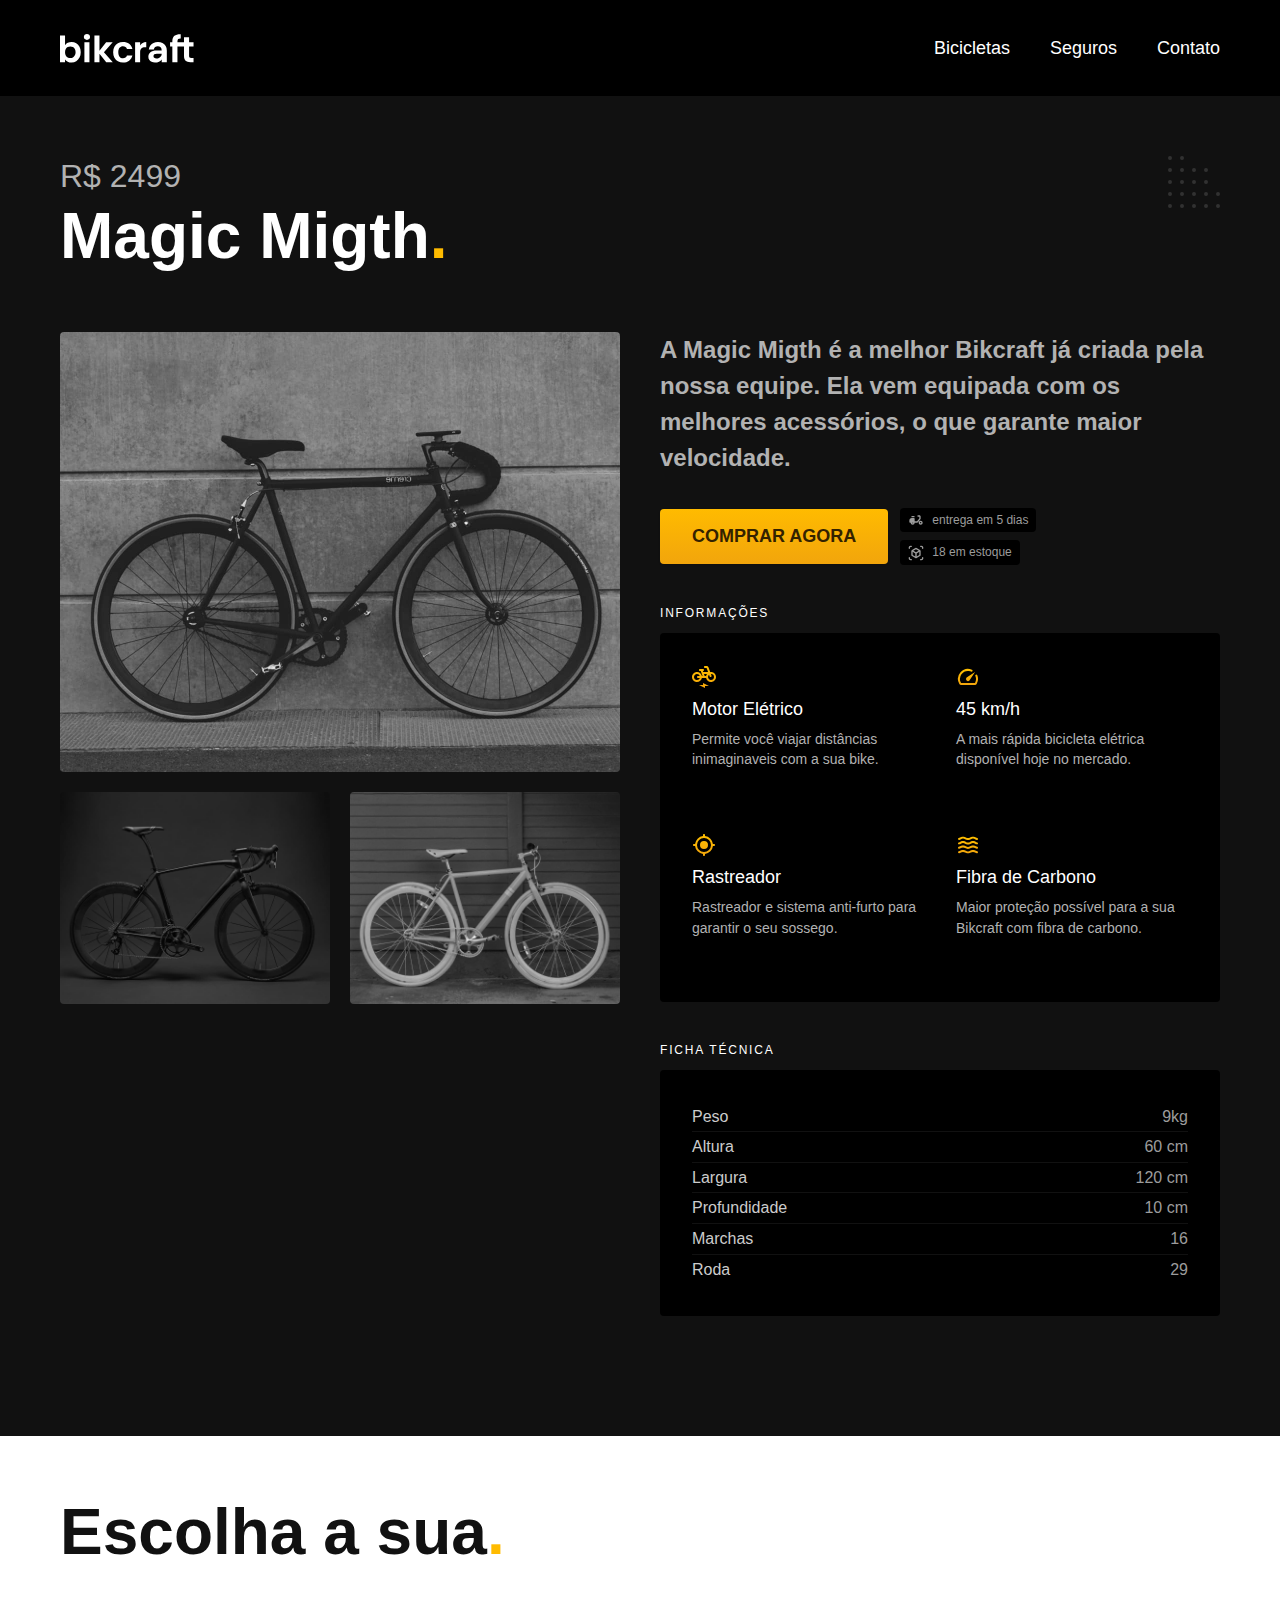
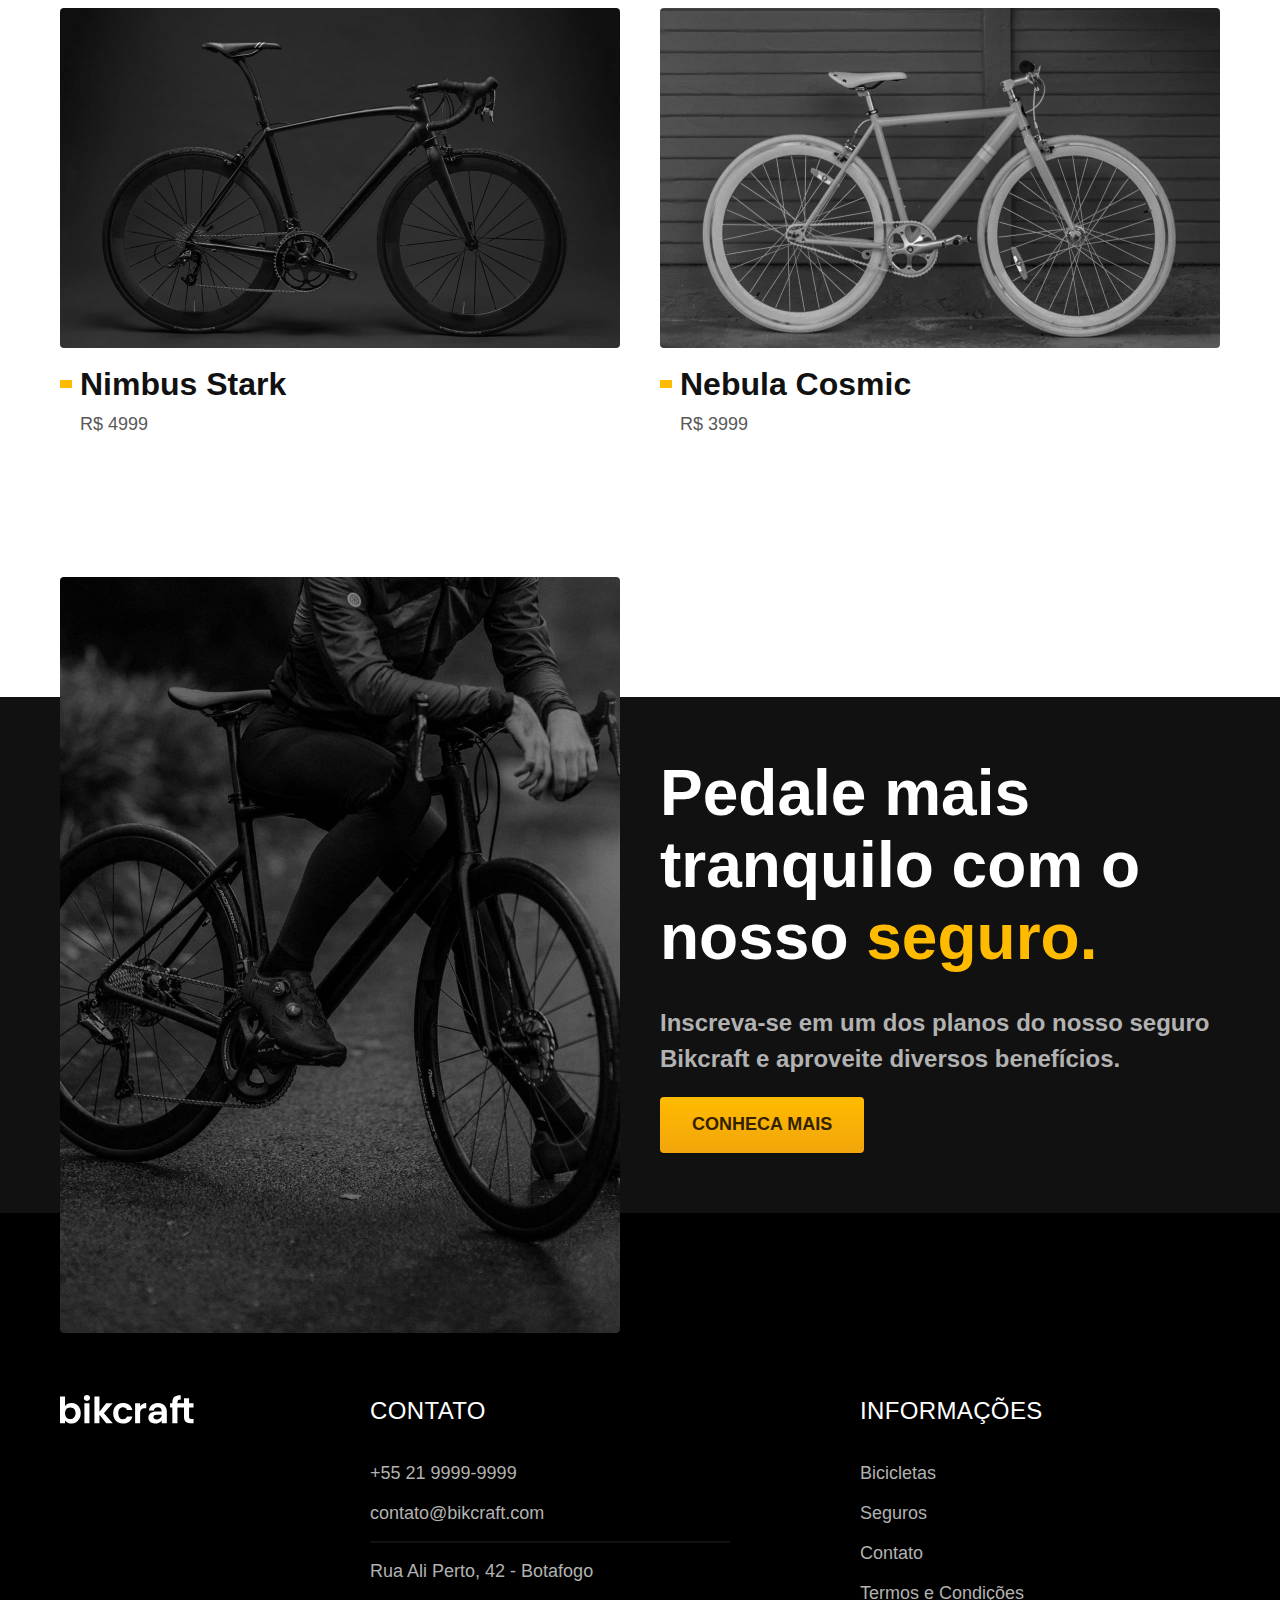
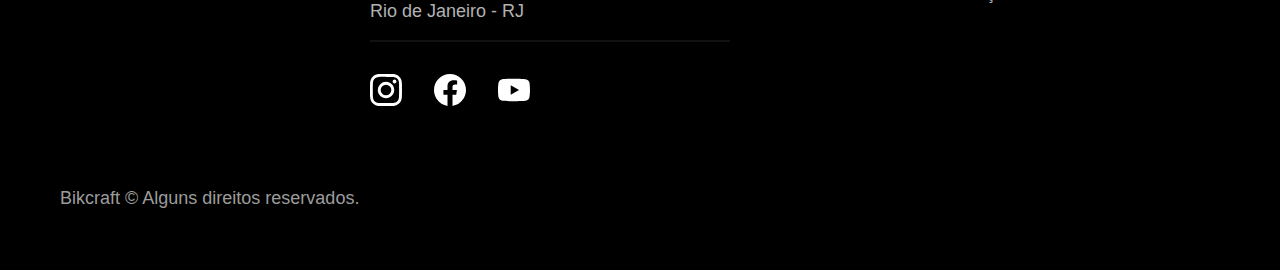
<file: bikcraft/bicicletas/magic.html>
<!DOCTYPE html>
<html lang="pt-br">
  <head>
    <meta charset="UTF-8" />
    <meta name="viewport" content="width=device-width, initial-scale=1.0" />

    <title>Magic | Bikcraft</title>
    <meta name="description" content="Nimbus." />

    <link rel="stylesheet" href="../css/style.min.css" />
    <script>
      document.documentElement.classList.add('js');
    </script>

  <body id="bicicleta">
    <header class="header-bg">
      <div class="header container">
        <a href="../">
          <img src="../img/bikcraft.svg" alt="Bikcraft" />
        </a>

        <nav aria-label="primaria">
          <ul class="header-menu font-1-m cor-0">
            <li><a href="../bicicletas.html">Bicicletas</a></li>
            <li><a href="../seguros.html">Seguros</a></li>
            <li><a href="../contato.html">Contato</a></li>
          </ul>
        </nav>
      </div>
    </header>

    <main class="titulo-bg">
      <div>
        <div class="titulo container">
          <p class="font-2-xl cor-5">R$ 2499</p>
          <h1 class="font-1-xxl cor-0">
            Magic Migth<span class="cor-p1">.</span>
          </h1>
        </div>
      </div>
      <div class="bicicleta container">
        <div class="bicicleta-imagens">
          <img src="../img/bicicleta/nimbus2.jpg" alt="bike 1" />
          <img src="../img/bicicleta/nimbus1.jpg" alt="bike 2" />
          <img src="../img/bicicleta/nimbus3.jpg" alt=" bike 3" />
        </div>
        <div class="bicicleta-conteudo">
          <p class="font-2-l cor-5">
            A Magic Migth é a melhor Bikcraft já criada pela nossa equipe. Ela
            vem equipada com os melhores acessórios, o que garante maior
            velocidade.
          </p>
          <div class="bicicleta-comprar">
            <a class="botao" href="../orcamento.html?tipo=bikcraft&produto=magic">Comprar Agora</a>
            <span class="font-1-xs cor-6"
              ><img src="../img/icones/entrega.svg" alt="" /> entrega em 5
              dias</span
            >
            <span class="font-1-xs cor-6"
              ><img src="../img/icones/estoque.svg" alt="" /> 18 em
              estoque</span
            >
          </div>

          <h2 class="font-1-xs cor-0">Informações</h2>
          <ul class="bicicleta-informacoes">
            <li>
              <img src="../img/icones/eletrica.svg" alt="" />
              <h3 class="font-1-m cor-0">Motor Elétrico</h3>
              <p class="font-2-xs cor-5">
                Permite você viajar distâncias inimaginaveis com a sua bike.
              </p>
            </li>
            <li>
              <img src="../img/icones/velocidade.svg" alt="" />
              <h3 class="font-1-m cor-0">45 km/h</h3>
              <p class="font-2-xs cor-5">
                A mais rápida bicicleta elétrica disponível hoje no mercado.
              </p>
            </li>
            <li>
              <img src="../img/icones/rastreador.svg" alt="" />
              <h3 class="font-1-m cor-0">Rastreador</h3>
              <p class="font-2-xs cor-5">
                Rastreador e sistema anti-furto para garantir o seu sossego.
              </p>
            </li>
            <li>
              <img src="../img/icones/carbono.svg" alt="" />
              <h3 class="font-1-m cor-0">Fibra de Carbono</h3>
              <p class="font-2-xs cor-5">
                Maior proteção possível para a sua Bikcraft com fibra de
                carbono.
              </p>
            </li>
          </ul>
          <h2 class="font-1-xs cor-0">Ficha técnica</h2>
          <ul class="bicicleta-ficha font-2-s cor-4">
            <li>Peso <span>9kg</span></li>
            <li>Altura <span>60 cm</span></li>
            <li>Largura <span>120 cm</span></li>
            <li>Profundidade <span>10 cm</span></li>
            <li>Marchas <span>16</span></li>
            <li>Roda <span>29</span></li>
          </ul>
        </div>
      </div>
    </main>
    <!--Lista de Bicicletas-->
    <article class="bicicletas-lista container">
      <h2 class="font-1-xxl">Escolha a sua<span class="cor-p1">.</span></h2>
      <ul>
        <li>
          <a href="./nimbus.html">
            <img src="../img/bicicletas/nimbus.jpg" alt="Bicicleta preta" />
            <h3 class="font-1-xl">Nimbus Stark</h3>
            <span class="font-2-m cor-8">R$ 4999</span>
          </a>
        </li>

        <li>
          <a href="./nebula.html">
            <img src="../img/bicicletas/nebula.jpg" alt="Bicicleta preta" />
            <h3 class="font-1-xl">Nebula Cosmic</h3>
            <span class="font-2-m cor-8">R$ 3999</span>
          </a>
        </li>
      </ul>
    </article>
    <article class="seguro-bg">
      <div class="seguro container">
        <div class="seguro-imagem">
          <img src="../img/fotos/seguros.jpg" alt="Pessoa de bicicleta" />
        </div>
        <div class="seguro-conteudo">
          <h2 class="font-1-xxl cor-0">
            Pedale mais tranquilo com o nosso
            <span class="cor-p1">seguro.</span>
          </h2>
          <p class="font-2-l cor-5">
            Inscreva-se em um dos planos do nosso seguro Bikcraft e aproveite
            diversos benefícios.
          </p>
          <a class="botao" href="../seguros.html">Conheca Mais</a>
        </div>
      </div>
    </article>

    <footer class="footer-bg">
      <div class="footer container">
        <img src="../img/bikcraft.svg" alt="Bikcraft" />
        <div class="footer-contato">
          <h3 class="font-2-l-b cor-0">Contato</h3>
          <ul class="font-2-m cor-5">
            <li><a href="tel:+552199999999">+55 21 9999-9999</a></li>
            <li>
              <a href="mailto:contato@bikcraft.com">contato@bikcraft.com</a>
            </li>
            <li>Rua Ali Perto, 42 - Botafogo</li>
            <li>Rio de Janeiro - RJ</li>
          </ul>
          <div class="footer-redes">
            <a href="../">
              <img src="../img/redes/instagram.svg" alt="Instagram" />
            </a>
            <a href="../">
              <img src="../img/redes/facebook.svg" alt="Facebook" />
            </a>
            <a href="../">
              <img src="../img/redes/youtube.svg" alt="Youtube" />
            </a>
          </div>
        </div>
        <div class="footer-informacoes">
          <h3 class="font-2-l-b cor-0">Informações</h3>
          <nav>
            <ul class="font-1-m cor-5">
              <li><a href="../bicicletas.html">Bicicletas</a></li>
              <li><a href="../seguros.html">Seguros</a></li>
              <li><a href="../contato.html">Contato</a></li>
              <li><a href="../termos.html">Termos e Condições</a></li>
            </ul>
          </nav>
        </div>
        <p class="footer-copy font-2-m cor-6">
          Bikcraft © Alguns direitos reservados.
        </p>
      </div>
    </footer>
    <script src="../js/script.js"></script>
  </body>
</html>
</file>
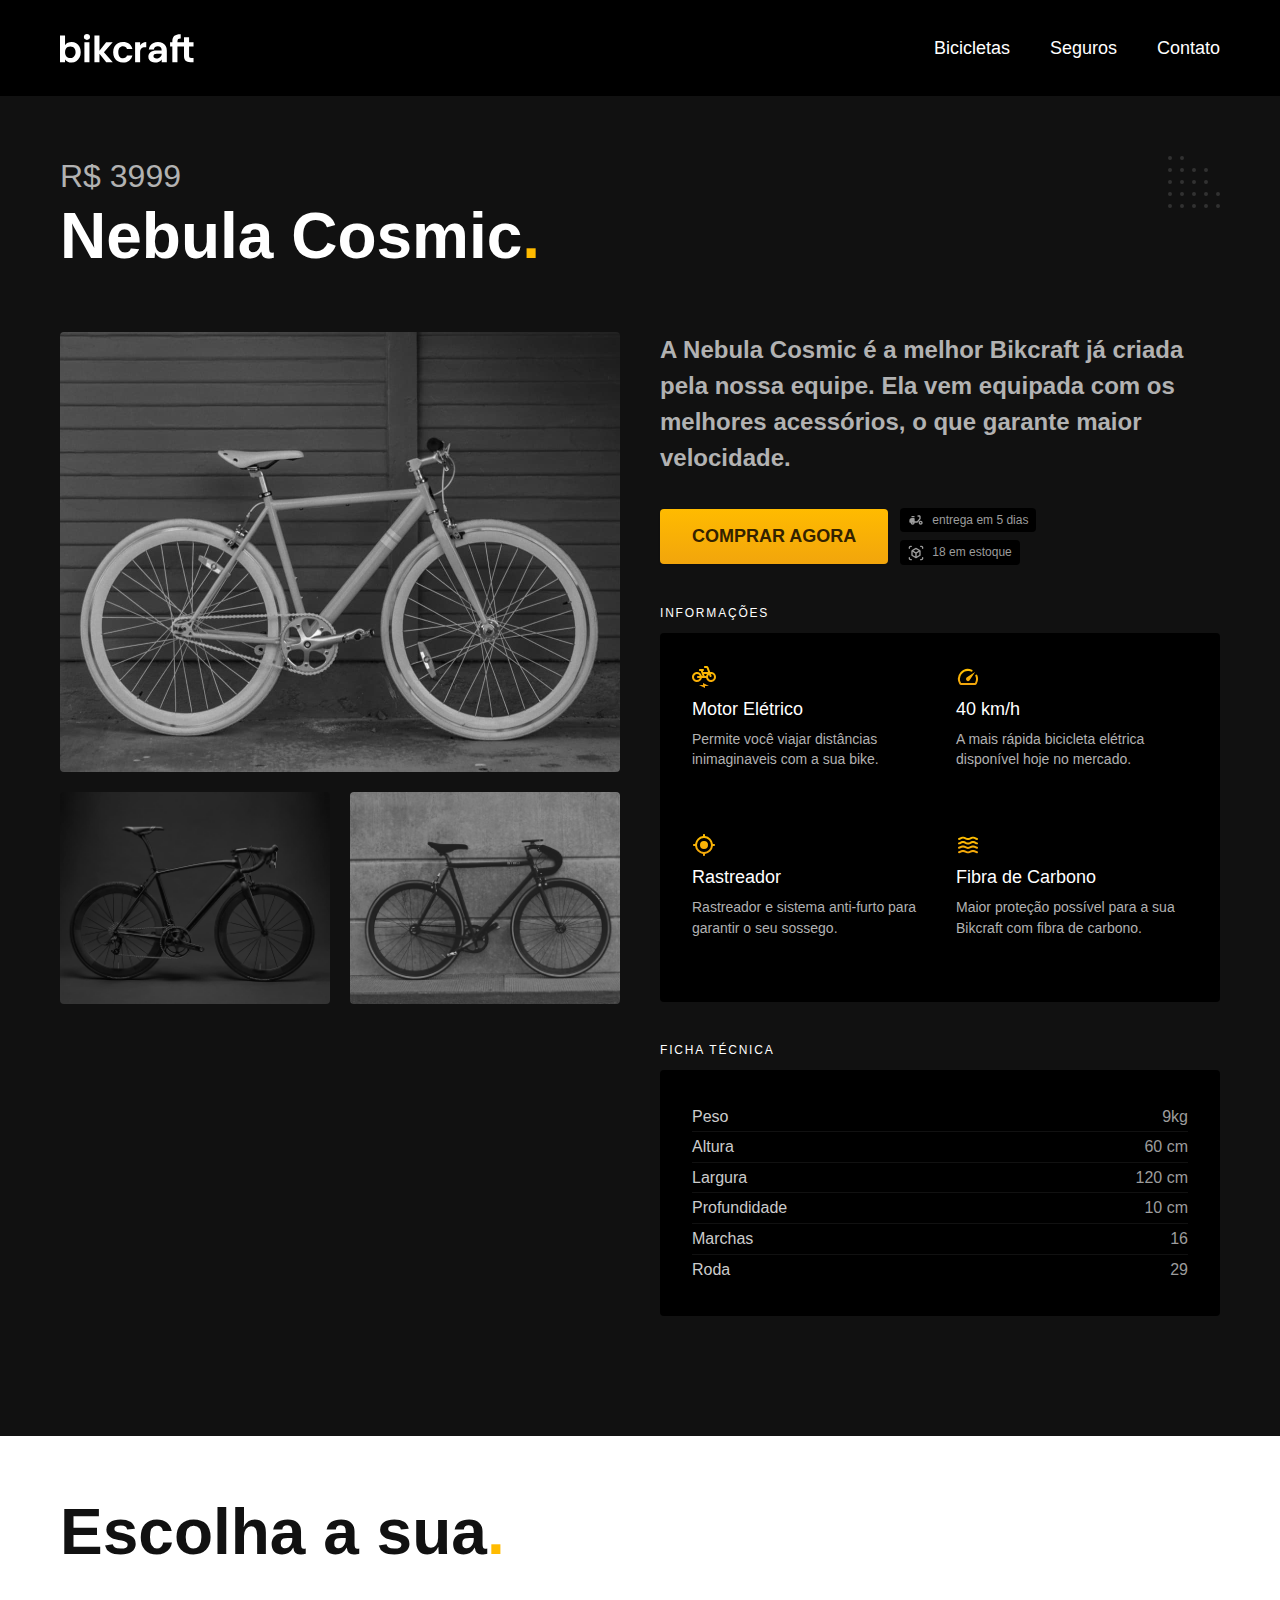
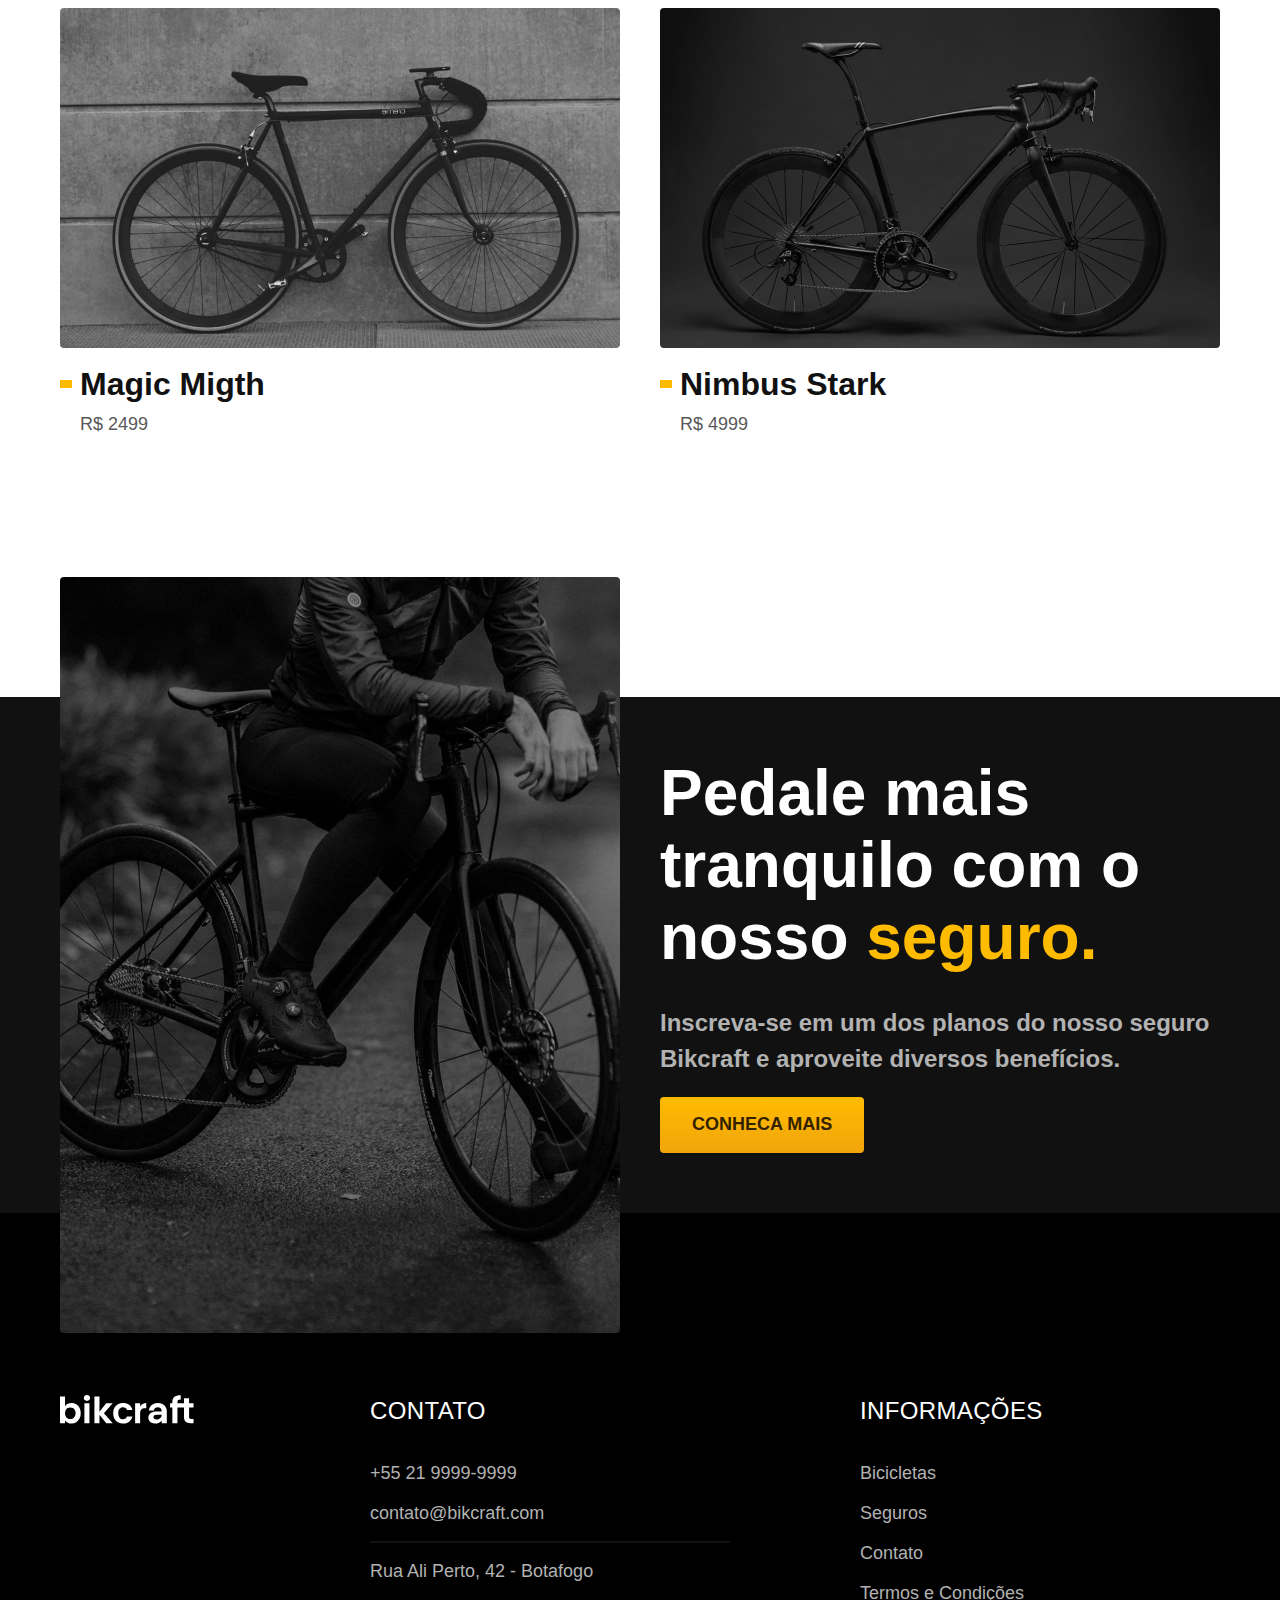
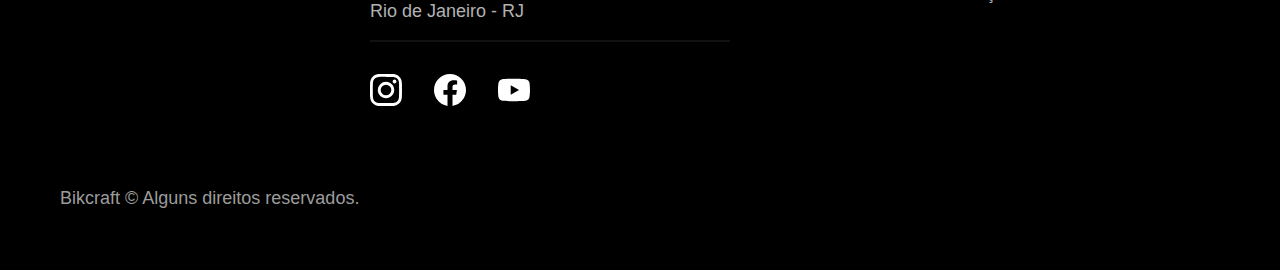
<file: bikcraft/bicicletas/nebula.html>
<!DOCTYPE html>
<html lang="pt-br">
  <head>
    <meta charset="UTF-8" />
    <meta name="viewport" content="width=device-width, initial-scale=1.0" />

    <title>Nebula | Bikcraft</title>
    <meta name="description" content="Nimbus." />

    <link rel="stylesheet" href="../css/style.min.css" />
    <script>
      document.documentElement.classList.add('js');
    </script>

  <body id="bicicleta">
    <header class="header-bg">
      <div class="header container">
        <a href="../">
          <img src="../img/bikcraft.svg" alt="Bikcraft" />
        </a>

        <nav aria-label="primaria">
          <ul class="header-menu font-1-m cor-0">
            <li><a href="../bicicletas.html">Bicicletas</a></li>
            <li><a href="../seguros.html">Seguros</a></li>
            <li><a href="../contato.html">Contato</a></li>
          </ul>
        </nav>
      </div>
    </header>

    <main class="titulo-bg">
      <div>
        <div class="titulo container">
          <p class="font-2-xl cor-5">R$ 3999</p>
          <h1 class="font-1-xxl cor-0">
            Nebula Cosmic<span class="cor-p1">.</span>
          </h1>
        </div>
      </div>
      <div class="bicicleta container">
        <div class="bicicleta-imagens">
          <img src="../img/bicicleta/nimbus3.jpg" alt="bike 1" />
          <img src="../img/bicicleta/nimbus1.jpg" alt="bike 2" />
          <img src="../img/bicicleta/nimbus2.jpg" alt="bike 3" />
        </div>
        <div class="bicicleta-conteudo">
          <p class="font-2-l cor-5">
            A Nebula Cosmic é a melhor Bikcraft já criada pela nossa equipe. Ela
            vem equipada com os melhores acessórios, o que garante maior
            velocidade.
          </p>
          <div class="bicicleta-comprar">
            <a class="botao" href="../orcamento.html?tipo=bikcraft&produto=nebula">Comprar Agora</a>
            <span class="font-1-xs cor-6"
              ><img src="../img/icones/entrega.svg" alt="" /> entrega em 5
              dias</span
            >
            <span class="font-1-xs cor-6"
              ><img src="../img/icones/estoque.svg" alt="" /> 18 em
              estoque</span
            >
          </div>

          <h2 class="font-1-xs cor-0">Informações</h2>
          <ul class="bicicleta-informacoes">
            <li>
              <img src="../img/icones/eletrica.svg" alt="" />
              <h3 class="font-1-m cor-0">Motor Elétrico</h3>
              <p class="font-2-xs cor-5">
                Permite você viajar distâncias inimaginaveis com a sua bike.
              </p>
            </li>
            <li>
              <img src="../img/icones/velocidade.svg" alt="" />
              <h3 class="font-1-m cor-0">40 km/h</h3>
              <p class="font-2-xs cor-5">
                A mais rápida bicicleta elétrica disponível hoje no mercado.
              </p>
            </li>
            <li>
              <img src="../img/icones/rastreador.svg" alt="" />
              <h3 class="font-1-m cor-0">Rastreador</h3>
              <p class="font-2-xs cor-5">
                Rastreador e sistema anti-furto para garantir o seu sossego.
              </p>
            </li>
            <li>
              <img src="../img/icones/carbono.svg" alt="" />
              <h3 class="font-1-m cor-0">Fibra de Carbono</h3>
              <p class="font-2-xs cor-5">
                Maior proteção possível para a sua Bikcraft com fibra de
                carbono.
              </p>
            </li>
          </ul>
          <h2 class="font-1-xs cor-0">Ficha técnica</h2>
          <ul class="bicicleta-ficha font-2-s cor-4">
            <li>Peso <span>9kg</span></li>
            <li>Altura <span>60 cm</span></li>
            <li>Largura <span>120 cm</span></li>
            <li>Profundidade <span>10 cm</span></li>
            <li>Marchas <span>16</span></li>
            <li>Roda <span>29</span></li>
          </ul>
        </div>
      </div>
    </main>
    <!--Lista de Bicicletas-->
    <article class="bicicletas-lista container">
      <h2 class="font-1-xxl">Escolha a sua<span class="cor-p1">.</span></h2>
      <ul>
        <li>
          <a href="./magic.html">
            <img src="../img/bicicletas/magic.jpg" alt="Bicicleta preta" />
            <h3 class="font-1-xl">Magic Migth</h3>
            <span class="font-2-m cor-8">R$ 2499</span>
          </a>
        </li>

        <li>
          <a href="./nimbus.html">
            <img src="../img/bicicletas/nimbus.jpg" alt="Bicicleta preta" />
            <h3 class="font-1-xl">Nimbus Stark</h3>
            <span class="font-2-m cor-8">R$ 4999</span>
          </a>
        </li>
      </ul>
    </article>
    <article class="seguro-bg">
      <div class="seguro container">
        <div class="seguro-imagem">
          <img src="../img/fotos/seguros.jpg" alt="Pessoa de bicicleta" />
        </div>
        <div class="seguro-conteudo">
          <h2 class="font-1-xxl cor-0">
            Pedale mais tranquilo com o nosso
            <span class="cor-p1">seguro.</span>
          </h2>
          <p class="font-2-l cor-5">
            Inscreva-se em um dos planos do nosso seguro Bikcraft e aproveite
            diversos benefícios.
          </p>
          <a class="botao" href="../seguros.html">Conheca Mais</a>
        </div>
      </div>
    </article>

    <footer class="footer-bg">
      <div class="footer container">
        <img src="../img/bikcraft.svg" alt="Bikcraft" />
        <div class="footer-contato">
          <h3 class="font-2-l-b cor-0">Contato</h3>
          <ul class="font-2-m cor-5">
            <li><a href="tel:+552199999999">+55 21 9999-9999</a></li>
            <li>
              <a href="mailto:contato@bikcraft.com">contato@bikcraft.com</a>
            </li>
            <li>Rua Ali Perto, 42 - Botafogo</li>
            <li>Rio de Janeiro - RJ</li>
          </ul>
          <div class="footer-redes">
            <a href="../">
              <img src="../img/redes/instagram.svg" alt="Instagram" />
            </a>
            <a href="../">
              <img src="../img/redes/facebook.svg" alt="Facebook" />
            </a>
            <a href="../">
              <img src="../img/redes/youtube.svg" alt="Youtube" />
            </a>
          </div>
        </div>
        <div class="footer-informacoes">
          <h3 class="font-2-l-b cor-0">Informações</h3>
          <nav>
            <ul class="font-1-m cor-5">
              <li><a href="../bicicletas.html">Bicicletas</a></li>
              <li><a href="../seguros.html">Seguros</a></li>
              <li><a href="../contato.html">Contato</a></li>
              <li><a href="../termos.html">Termos e Condições</a></li>
            </ul>
          </nav>
        </div>
        <p class="footer-copy font-2-m cor-6">
          Bikcraft © Alguns direitos reservados.
        </p>
      </div>
    </footer>
    <script src="../js/script.js"></script>
  </body>
</html>
</file>
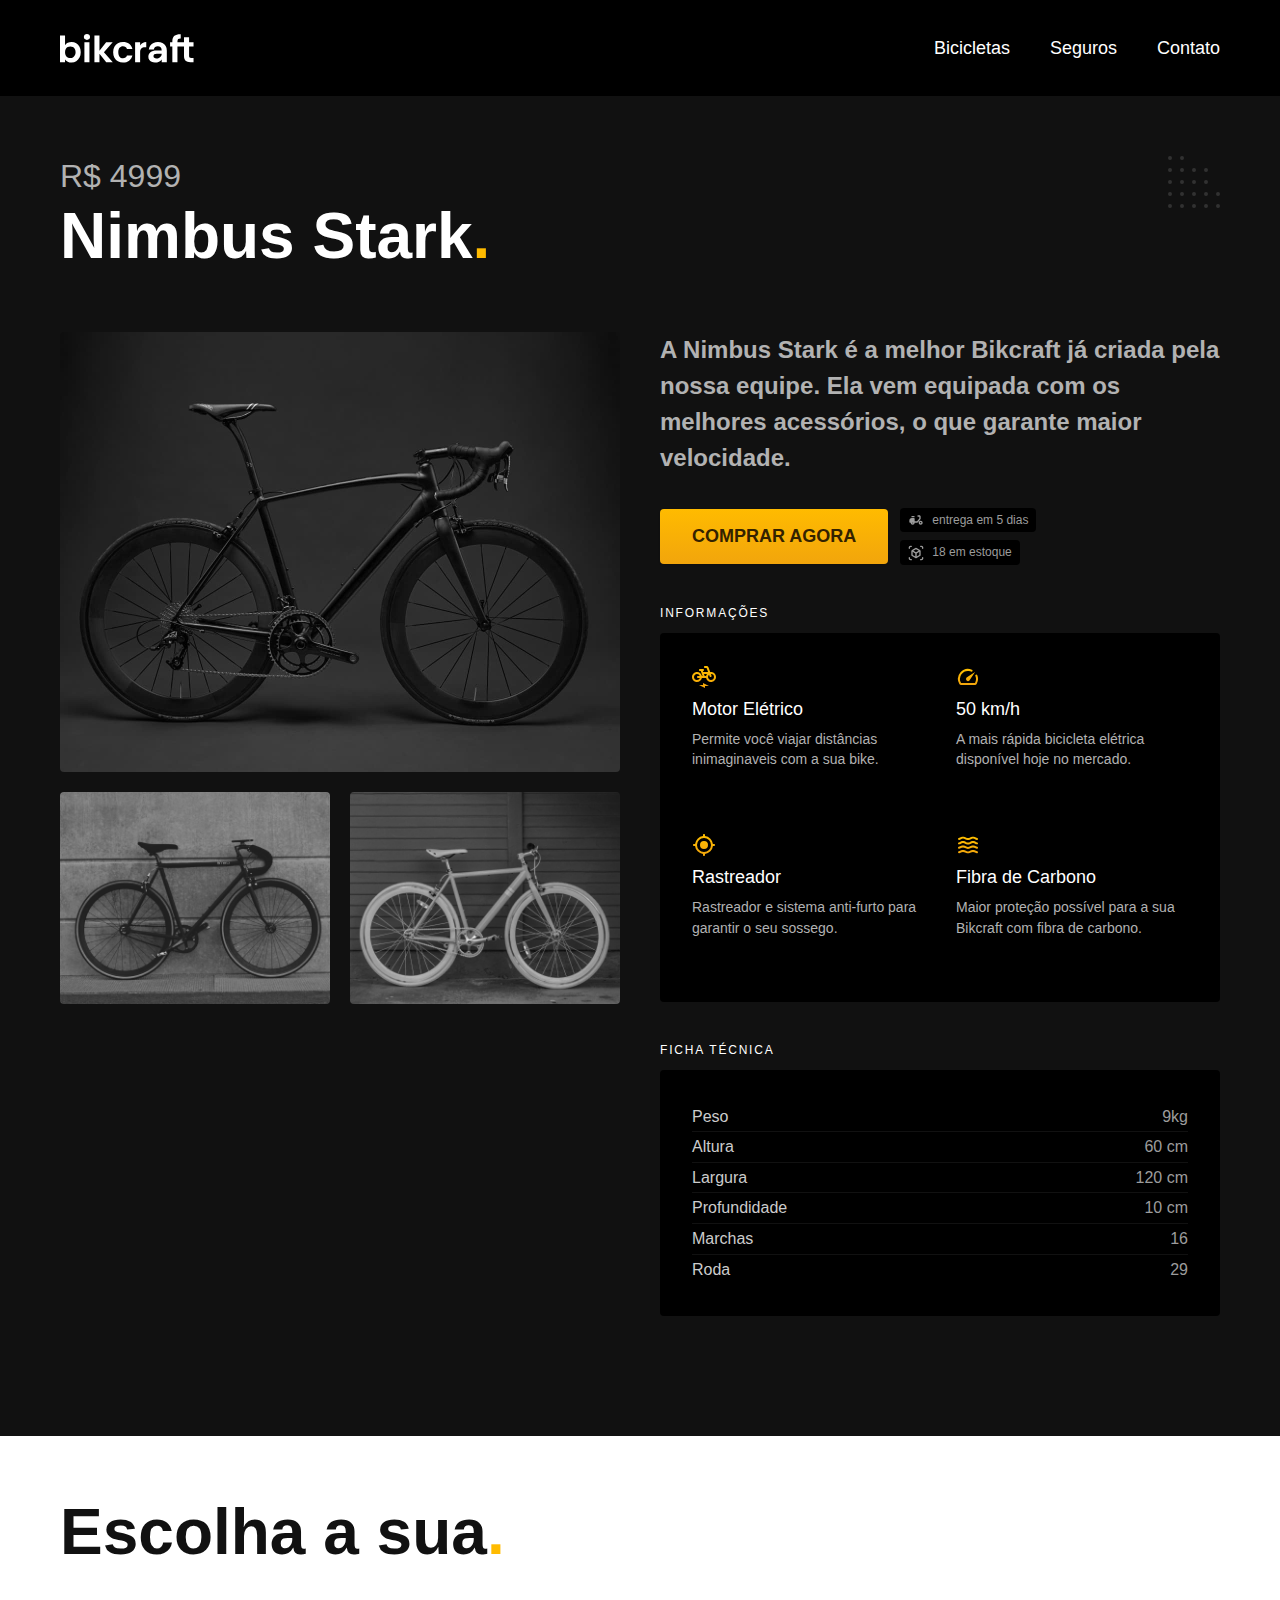
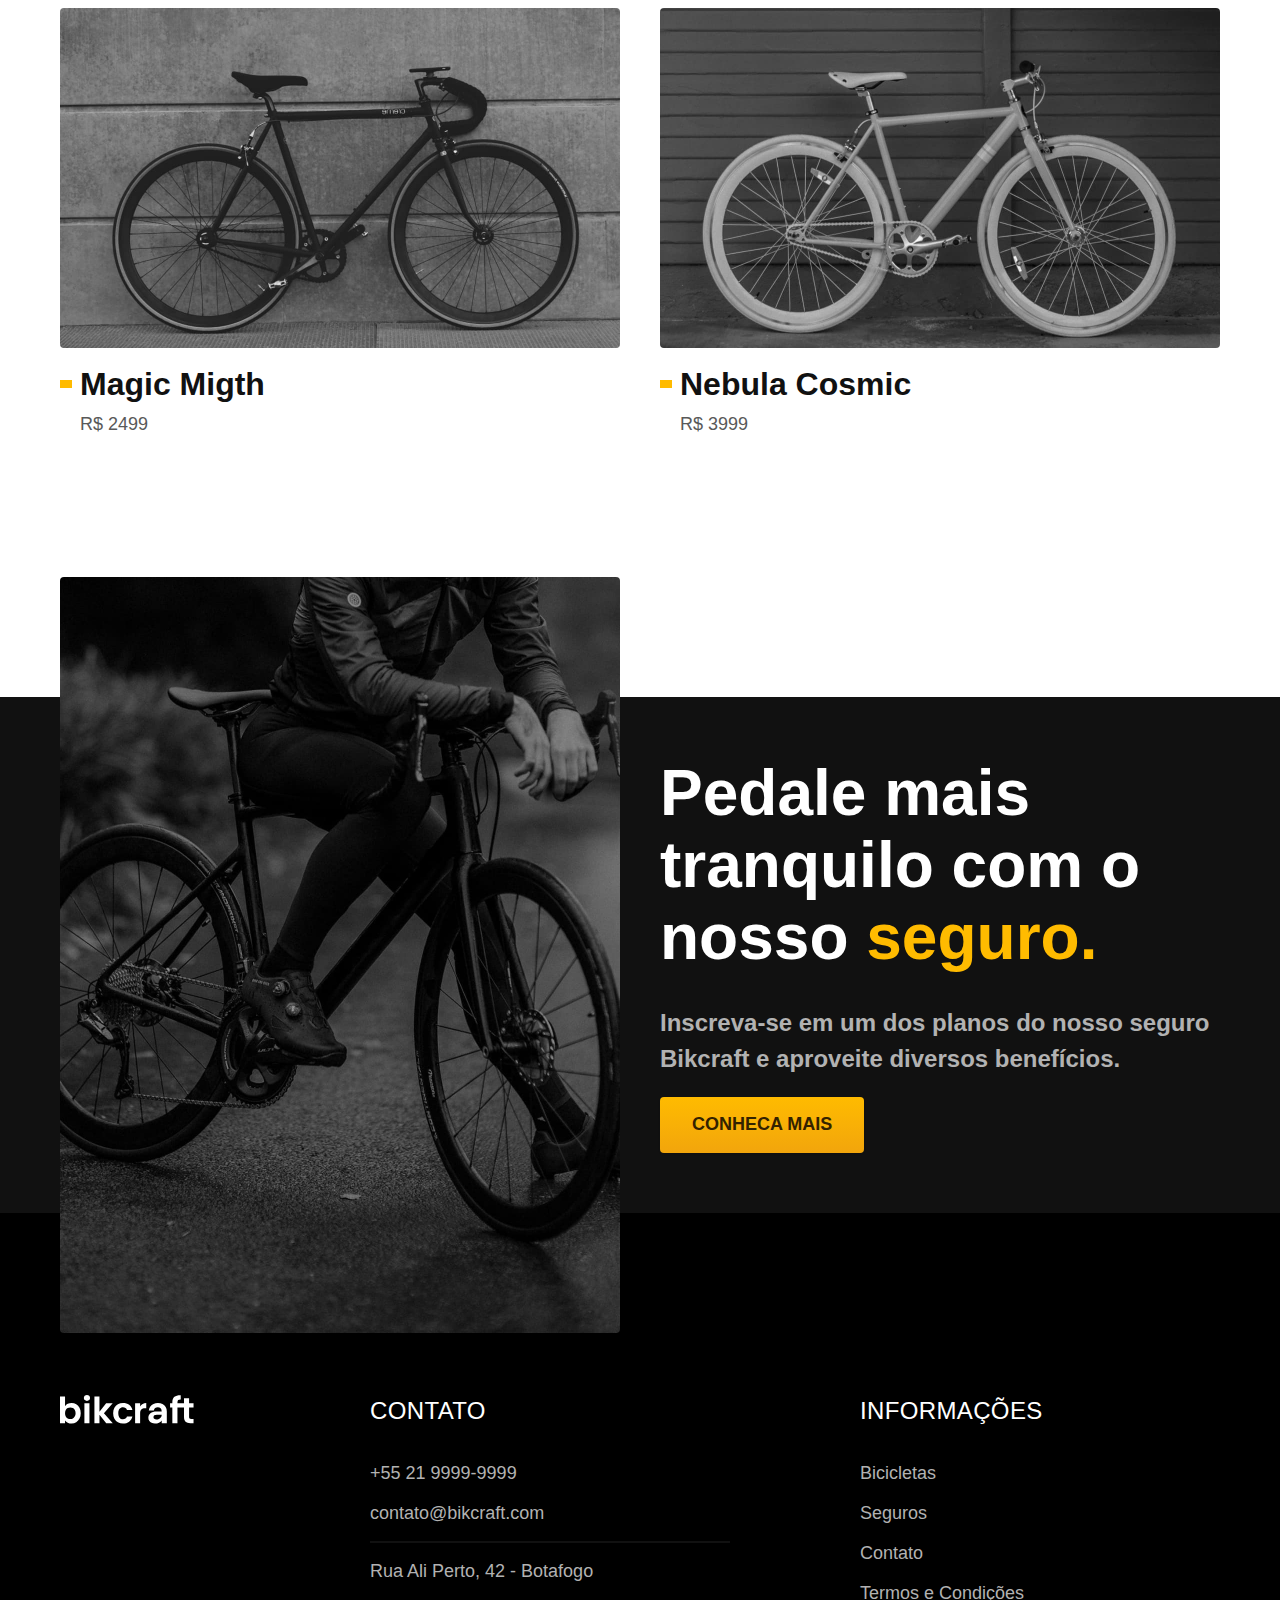
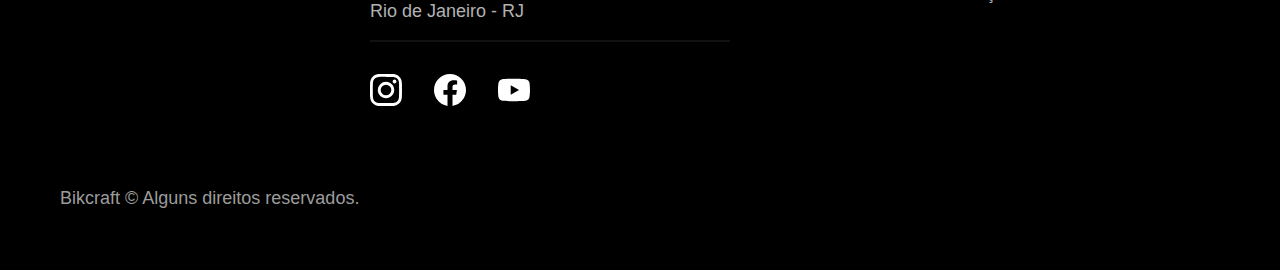
<file: bikcraft/bicicletas/nimbus.html>
<!DOCTYPE html>
<html lang="pt-br">
  <head>
    <meta charset="UTF-8" />
    <meta name="viewport" content="width=device-width, initial-scale=1.0" />

    <title>Nimbus | Bikcraft</title>
    <meta name="description" content="Nimbus." />

    <link rel="stylesheet" href="../css/style.min.css" />
    <script>
      document.documentElement.classList.add('js');
    </script>

  <body id="bicicleta">
    <header class="header-bg">
      <div class="header container">
        <a href="../">
          <img src="../img/bikcraft.svg" alt="Bikcraft" />
        </a>

        <nav aria-label="primaria">
          <ul class="header-menu font-1-m cor-0">
            <li><a href="../bicicletas.html">Bicicletas</a></li>
            <li><a href="../seguros.html">Seguros</a></li>
            <li><a href="../contato.html">Contato</a></li>
          </ul>
        </nav>
      </div>
    </header>

    <main class="titulo-bg">
      <div>
        <div class="titulo container">
          <p class="font-2-xl cor-5">R$ 4999</p>
          <h1 class="font-1-xxl cor-0">
            Nimbus Stark<span class="cor-p1">.</span>
          </h1>
        </div>
      </div>
      <div class="bicicleta container">
        <div class="bicicleta-imagens">
          <img src="../img/bicicleta/nimbus1.jpg" alt="bike 1" />
          <img src="../img/bicicleta/nimbus2.jpg" alt="bike 2" />
          <img src="../img/bicicleta/nimbus3.jpg" alt="bike 3" />
        </div>
        <div class="bicicleta-conteudo">
          <p class="font-2-l cor-5">
            A Nimbus Stark é a melhor Bikcraft já criada pela nossa equipe. Ela
            vem equipada com os melhores acessórios, o que garante maior
            velocidade.
          </p>
          <div class="bicicleta-comprar">
            <a class="botao" href="../orcamento.html?tipo=bikcraft&produto=nimbus">Comprar Agora</a>
            <span class="font-1-xs cor-6"
              ><img src="../img/icones/entrega.svg" alt="" /> entrega em 5
              dias</span
            >
            <span class="font-1-xs cor-6"
              ><img src="../img/icones/estoque.svg" alt="" /> 18 em
              estoque</span
            >
          </div>

          <h2 class="font-1-xs cor-0">Informações</h2>
          <ul class="bicicleta-informacoes">
            <li>
              <img src="../img/icones/eletrica.svg" alt="" />
              <h3 class="font-1-m cor-0">Motor Elétrico</h3>
              <p class="font-2-xs cor-5">
                Permite você viajar distâncias inimaginaveis com a sua bike.
              </p>
            </li>
            <li>
              <img src="../img/icones/velocidade.svg" alt="" />
              <h3 class="font-1-m cor-0">50 km/h</h3>
              <p class="font-2-xs cor-5">
                A mais rápida bicicleta elétrica disponível hoje no mercado.
              </p>
            </li>
            <li>
              <img src="../img/icones/rastreador.svg" alt="" />
              <h3 class="font-1-m cor-0">Rastreador</h3>
              <p class="font-2-xs cor-5">
                Rastreador e sistema anti-furto para garantir o seu sossego.
              </p>
            </li>
            <li>
              <img src="../img/icones/carbono.svg" alt="" />
              <h3 class="font-1-m cor-0">Fibra de Carbono</h3>
              <p class="font-2-xs cor-5">
                Maior proteção possível para a sua Bikcraft com fibra de
                carbono.
              </p>
            </li>
          </ul>
          <h2 class="font-1-xs cor-0">Ficha técnica</h2>
          <ul class="bicicleta-ficha font-2-s cor-4">
            <li>Peso <span>9kg</span></li>
            <li>Altura <span>60 cm</span></li>
            <li>Largura <span>120 cm</span></li>
            <li>Profundidade <span>10 cm</span></li>
            <li>Marchas <span>16</span></li>
            <li>Roda <span>29</span></li>
          </ul>
        </div>
      </div>
    </main>
    <!--Lista de Bicicletas-->
    <article class="bicicletas-lista container">
      <h2 class="font-1-xxl">Escolha a sua<span class="cor-p1">.</span></h2>
      <ul>
        <li>
          <a href="./magic.html">
            <img src="../img/bicicletas/magic.jpg" alt="Bicicleta preta" />
            <h3 class="font-1-xl">Magic Migth</h3>
            <span class="font-2-m cor-8">R$ 2499</span>
          </a>
        </li>

        <li>
          <a href="./nebula.html">
            <img src="../img/bicicletas/nebula.jpg" alt="Bicicleta preta" />
            <h3 class="font-1-xl">Nebula Cosmic</h3>
            <span class="font-2-m cor-8">R$ 3999</span>
          </a>
        </li>
      </ul>
    </article>
    <article class="seguro-bg">
      <div class="seguro container">
        <div class="seguro-imagem">
          <img src="../img/fotos/seguros.jpg" alt="Pessoa de bicicleta" />
        </div>
        <div class="seguro-conteudo">
          <h2 class="font-1-xxl cor-0">
            Pedale mais tranquilo com o nosso
            <span class="cor-p1">seguro.</span>
          </h2>
          <p class="font-2-l cor-5">
            Inscreva-se em um dos planos do nosso seguro Bikcraft e aproveite
            diversos benefícios.
          </p>
          <a class="botao" href="../seguros.html">Conheca Mais</a>
        </div>
      </div>
    </article>

    <footer class="footer-bg">
      <div class="footer container">
        <img src="../img/bikcraft.svg" alt="Bikcraft" />
        <div class="footer-contato">
          <h3 class="font-2-l-b cor-0">Contato</h3>
          <ul class="font-2-m cor-5">
            <li><a href="tel:+552199999999">+55 21 9999-9999</a></li>
            <li>
              <a href="mailto:contato@bikcraft.com">contato@bikcraft.com</a>
            </li>
            <li>Rua Ali Perto, 42 - Botafogo</li>
            <li>Rio de Janeiro - RJ</li>
          </ul>
          <div class="footer-redes">
            <a href="../">
              <img src="../img/redes/instagram.svg" alt="Instagram" />
            </a>
            <a href="../">
              <img src="../img/redes/facebook.svg" alt="Facebook" />
            </a>
            <a href="../">
              <img src="../img/redes/youtube.svg" alt="Youtube" />
            </a>
          </div>
        </div>
        <div class="footer-informacoes">
          <h3 class="font-2-l-b cor-0">Informações</h3>
          <nav>
            <ul class="font-1-m cor-5">
              <li><a href="../bicicletas.html">Bicicletas</a></li>
              <li><a href="../seguros.html">Seguros</a></li>
              <li><a href="../contato.html">Contato</a></li>
              <li><a href="../termos.html">Termos e Condições</a></li>
            </ul>
          </nav>
        </div>
        <p class="footer-copy font-2-m cor-6">
          Bikcraft © Alguns direitos reservados.
        </p>
      </div>
    </footer>
    <script src="../js/script.js"></script>
  </body>
</html>
</file>
<file: bikcraft/css/style.min.css>
body{margin:0;font-family:Arial,Helvetica,sans-serif;color:#111}ul{margin:0;padding:0;list-style:none}a{text-decoration:none;color:inherit}img{max-width:100%;display:block}img[src$=".jpg"]{border-radius:4px}blockquote,dd,h1,h2,h3,h4,p,ul{margin:0}.header-bg{background-color:var(--cor-12)}.header{display:flex;flex-wrap:wrap;gap:20px;justify-content:space-between;align-items:center;box-sizing:border-box;padding-top:20px;padding-bottom:20px}.header-menu{display:flex;flex-wrap:wrap;gap:40px}.header-menu a{padding:16px 0;display:inline-block;font-size:18px;position:relative}.header-menu a:after{content:"";display:block;height:2px;width:0;background-color:var(--cor-0);margin-top:4px;transition:.3s;position:absolute}.header-menu a.ativo::after,.header-menu a:hover:after{width:100%}.font-1-xs{font:400 0.75rem/1.35 Poppins,sans-serif}.font-2-xs{font:400 0.875rem/1.43 Roboto,sans-serif}.font-1-s{font:400 1rem/1.5 Poppins,sans-serif}.font-2-s{font:400 1rem/1.35 Roboto,sans-serif}.font-1-m{font:400 1.125rem/1.35 Poppins,sans-serif}.font-1-m-b{font:600 1.125rem/1.35 Poppins,sans-serif}.font-2-m{font:500 1.125rem/1.35 Roboto,sans-serif}.font-1-l{font:400 1.5rem/1.5 Poppins,sans-serif}.font-2-l{font:400 1.5rem/1.5 Roboto,sans-serif}.font-2-l-b{font:500 1.5rem/1.5 Roboto,sans-serif;letter-spacing:.015em;text-transform:uppercase}.font-1-xl{font:600 2rem/1.25 Poppins,sans-serif}.font-2-xl{font:500 2rem/1.25 Roboto,sans-serif}.font-1-xxl{font-size:4rem;line-height:1.125;font-family:Poppins,Arial,Helvetica,sans-serif;font-weight:600}.font-2-l{font-size:1.5rem;line-height:1.5;font-family:Roboto,Arial,Helvetica,sans-serif;font-weight:600}@media (max-width:1200px){.font-1-xxl{font-size:3rem}.font-2-l,.font-2-l-b{font-size:1.25rem}}@media (max-width:800px){.font-1-xxl{font-size:2rem}.font-1-xl,.font-2-xl{font-size:1.5rem}}:root{--cor-0:#ffffff;--cor-1:#f7f7f7;--cor-2:#ededed;--cor-3:#dedede;--cor-4:#cccccc;--cor-5:#b2b2b2;--cor-6:#9c9c9c;--cor-7:#717171;--cor-8:#595959;--cor-9:#404040;--cor-10:#2e2e2e;--cor-11:#111111;--cor-12:#000000;--cor-p1:#ffbb00;--cor-p2:#e4a30b;--cor-p3:#a66f00;--cor-p4:#664400;--cor-p5:#332200}.cor-0{color:var(--cor-0)}.cor-2{color:var(--cor-2)}.cor-3{color:var(--cor-3)}.cor-4{color:var(--cor-4)}.cor-5{color:var(--cor-5)}.cor-6{color:var(--cor-6)}.cor-7{color:var(--cor-7)}.cor-8{color:var(--cor-8)}.cor-9{color:var(--cor-9)}.cor-10{color:var(--cor-10)}.cor-11{color:var(--cor-11)}.cor-12{color:var(--cor-12)}.cor-p1{color:var(--cor-p1)}.cor-p2{color:var(--cor-p2)}.cor-p3{color:var(--cor-p3)}.cor-p4{color:var(--cor-p4)}.cor-p5{color:var(--cor-p5)}.introducao-bg{background:var(--cor-12) url("../img/dec/bottom-left.svg") no-repeat bottom 160px left 20px;box-shadow:inset 0 -120px var(--cor-0)}.introducao{display:grid;grid-template-columns:1fr 1fr;gap:0 40px}.introducao-conteudo{align-self:flex-end;padding-bottom:200px}.introducao img{width:100%;height:100%;object-fit:cover;border-radius:4px}.introducao h1{margin-bottom:32px}.introducao p{margin-bottom:20px}.container{max-width:1200px;padding-left:20px;padding-right:20px;box-sizing:border-box;margin-left:auto;margin-right:auto}.botao{display:inline-block;padding:16px 32px;background:linear-gradient(#fb0,#f2a50c);border-radius:4px;box-shadow:0 1px 2px rgba(0,0,0,.1);text-transform:uppercase;color:var(--cor-p5);font-size:1.125rem;line-height:1.33;font-family:Poppins Arial,Helvetica,sans-serif;font-weight:600;max-width:max-content;border:none;cursor:pointer}.botao:hover{background:linear-gradient(#ffb60d,#e59317)}.link{display:inline-block;color:var(--cor-p1);font:500 1.5rem/1.5 Poppins,sans-serif;text-transform:uppercase}.link::after{content:"";display:block;width:100%;height:4px;background-color:currentColor}.link:hover{color:var(--cor-0)}.botao.secundario{background:var(--cor-10);color:var(--cor-2)}.botao.secundario:hover{background:var(--cor-9)}.botao.seta{display:flex;align-items:center}.botao.seta::after{content:"";display:inline-block;width:18px;height:10px;margin-left:12px;background:url("../img/icones/seta.svg");transition:transform}.botao.seta:hover:after{transform:translateX(4px)}.titulo-bg{background-color:var(--cor-11);padding-top:60px;padding-bottom:60px}.titulo{background:url("../img/dec/top-right.svg") no-repeat top right 20px}.titulo p{margin-bottom:4px}@media (max-width:800px){.titulo-bg{padding-top:40px;padding-bottom:40px}.titulo p{font-size:1rem;text-transform:lowercase;font-weight:400}}.bicicletas-lista{padding-top:60px;padding-bottom:120px}.bicicletas-lista h2{margin-bottom:40px}.bicicletas-lista ul{display:flex;gap:40px;padding:0 20px 20px 20px;max-width:1400px;margin-left:auto;margin-right:auto;overflow-x:auto}#bicicleta .bicicletas-lista ul{padding:0 0 20px 0}.bicicletas-lista a{display:block}.bicicletas-lista img{margin-bottom:16px}.bicicletas-lista h3{margin-bottom:8px;display:flex;align-items:center}.bicicletas-lista h3::before{content:"";display:inline-block;background-color:var(--cor-p1);height:8px;width:12px;margin-right:8px;transition:width .2s}.bicicletas-lista li span{padding-left:20px}.bicicletas-lista li{flex:1;min-width:280px}.bicicletas-lista a:hover h3::before{width:24px}.tecnologia-bg{background-color:var(--cor-11);box-shadow:inset 0 120px var(--cor-0),inset 0 -120px var(--cor-0)}.tecnologia{display:grid;grid-template-columns:1fr 1fr;gap:40px}.tecnologia-imagem img{width:100%;height:100%;object-fit:cover;object-position:left}.tecnologia-conteudo{padding-top:180px;padding-bottom:180px}.tecnologia-conteudo>span{text-transform:uppercase;display:block;margin-bottom:20px}.tecnologia-conteudo h2{margin-bottom:32px}.tecnologia-conteudo>p{margin-bottom:20px}.tecnologia-conteudo a{margin-bottom:80px}.tecnologia-vantagens{display:flex;gap:40px}.tecnologia-vantagens h3{margin-bottom:8px;width:max-content}.tecnologia-vantagens img{width:24px;margin-bottom:8px}@media (max-width:800px){.tecnologia-bg{box-shadow:initial}.tecnologia{grid-template-columns:1fr}.tecnologia-conteudo{padding-top:60px;padding-bottom:60px}.tecnologia-imagem{display:none}.tecnologia a{margin-bottom:60px}}@media (max-width:600px){.tecnologia-vantagens{flex-direction:column}}.parceiros{padding-top:60px;padding-bottom:120px}.parceiros h2{margin-bottom:60px}.parceiros ul{max-width:1400px;margin:0 auto;display:grid;grid-template-columns:repeat(4,1fr);padding:0 20px}.parceiros li{padding:32px;display:flex;border-left:2px solid var(--cor-2)}.parceiros img{margin:auto}.parceiros li:first-child,.parceiros li:nth-child(5){border-left:none}.parceiros li:nth-child(n+5){border-top:2px solid var(--cor-2)}@media (max-width:800px){.parceiros{padding-bottom:60px}.parceiros h2{margin-bottom:20px}.parceiros ul{grid-template-columns:repeat(2,1fr)}.parceiros li:nth-child(n+3){border-top:2px solid var(--cor-2)}.parceiros li:nth-child(odd){border-left:none}.parceiros li{padding:20px}}@media (max-width:800px){.header-menu{gap:20px}.introducao-bg{background-color:var(--cor-11);padding-top:40px;box-shadow:inset 0 -60px var(--cor-0)}.introducao{grid-template-columns:1fr;gap:32px}.introducao-conteudo{padding-bottom:0}.introducao img{height:300px;width:100%}.introducao h1{font-size:32px;margin-bottom:16px}.header-menu a{background-color:var(--cor-11);padding:12px 16px;border-radius:4px}.header-menu a:hover{background-color:var(--cor-10)}.header-menu a:after{display:none}.bicicletas-lista{padding-bottom:60px}.bicicletas-lista ul{gap:20px}}@media (max-width:600px){.header-menu{gap:12px}.header-menu a{padding:8px 12px;font-size:14px}.botao{padding:12px 16px;font-size:1rem}}.seguros-bg{background-color:var(--cor-11)}.seguros{padding-top:60px;padding-bottom:60px;display:grid;grid-template-columns:1fr 1fr;gap:40px;align-items:center}.seguros h2{grid-column:1/-1}.seguros-item{background-color:var(--cor-12);padding:32px 32px 32px 60px;display:grid;grid-template-columns:1fr auto;border-radius:4px}.seguros-item h3{margin-bottom:40px}.seguros-item span{grid-column:2;display:block;text-align:right}.seguros-item ul{grid-column:1/-1;margin-bottom:32px}.seguros-item li{display:flex;align-items:center;position:relative}.seguros-item li+li{margin-top:20px}.seguros-item li::before{content:"";display:inline-block;width:13px;height:9px;background-image:url("../img/icones/lista.svg");position:absolute;left:-21px}.seguros-item a{grid-column:1/-1}#seguros .seguros{padding-top:0}@media (max-width:800px){.seguros{grid-template-columns:1fr}}.footer-bg{background-color:var(--cor-12)}.footer{display:grid;grid-template-columns:3fr 5fr 4fr;gap:40px;padding-top:60px;padding-bottom:60px}.footer h3{margin-bottom:32px}.footer-contato ul{margin-bottom:32px}.footer li{margin-bottom:16px}.footer-redes{display:flex;gap:32px}.footer-contato li:nth-child(2n):after{content:"";display:block;max-width:360px;height:2px;background-color:var(--cor-11);margin-top:16px}.footer a:hover{color:var(--cor-0)}.footer-copy{grid-column:1/-1;margin-top:40px}@media (max-width:800px){.footer>img{display:none}.footer{grid-template-columns:1fr 1fr}}@media (max-width:600px){.footer{grid-template-columns:1fr;gap:60px}.footer-copy{margin-top:0}}.termos{padding-top:80px;padding-bottom:80px}.termos h2{margin-bottom:20px;font-size:1.75rem}.termos p+h2{margin-top:40px}.termos p{margin-bottom:24px;max-width:75ch;font-size:1rem}.bicicletas-bg{background:linear-gradient(to right,var(--cor-0) 30%,var(--cor-11) 0)}.bicicletas{display:grid;grid-template-columns:1fr 1fr;gap:40px;padding-top:60px;padding-bottom:60px;background:url("../img/dec/top-right.svg") no-repeat top 40px right 20px}.bicicletas-imagem{display:grid}.bicicletas-imagem img{grid-area:1/1}.bicicletas-imagem span{grid-area:1/1;place-self:start end;margin-top:20px;background:var(--cor-12);padding:8px 16px 8px 8px;display:inline-block;border-radius:4px 0 0 4px}.bicicletas-conteudo{display:grid;grid-template-columns:1fr auto;align-content:start}.bicicletas-conteudo h2,.bicicletas-conteudo p{grid-column:1/-1}.bicicletas h2{margin-bottom:20px}.bicicletas h2::before{content:"";display:block;width:12px;height:8px;background-color:var(--cor-p1);margin-bottom:8px}.bicicletas p{margin-bottom:32px}.bicicletas a{place-self:end}.bicicletas ul{display:grid;gap:16px}.bicicletas li{display:flex;align-items:center}.bicicletas-conteudo img{width:24px;margin-right:8px}@media (max-width:800px){.bicicletas-bg{background:var(--cor-11)}.bicicletas{grid-template-columns:1fr;gap:20px;padding-top:40px;padding-bottom:40px}}@media (max-width:600px){.bicicletas-conteudo{grid-template-columns:1fr}.bicicletas a{place-self:start}.bicicletas ul{grid-template-columns:1fr 1fr;margin-bottom:32px;font-size:1rem}}.vantagens-bg{background-color:var(--cor-12)}.vantagens{padding-top:120px;padding-bottom:120px}.vantagens h2{margin-bottom:60px}.vantagens ul{display:grid;grid-template-columns:repeat(auto-fit,minmax(280px,max-content));gap:40px 80px}.vantagens h3,.vantagens img{margin-bottom:8px}@media (max-width:800px){.vantagens{padding-top:60px;padding-bottom:60px}.vantagens h2{margin-bottom:40px}.vantagens ul{gap:20px}}.perguntas{padding-top:120px;padding-bottom:120px}.perguntas h2{margin-bottom:60px}.perguntas button{display:grid;grid-template-columns:auto 1fr auto;align-items:center;gap:8px;cursor:pointer;border:none;background:0 0;width:100%;text-align:left}.perguntas dl>div{padding:20px;border-radius:4px}.perguntas dl>div:nth-child(odd){background-color:var(--cor-1)}.perguntas button::before{content:"";display:inline-block;width:12px;height:8px;background-color:var(--cor-p1)}.perguntas button::after{content:"";display:inline-block;width:14px;height:6px;background:url("../img/icones/seta-abrir.svg");transition:.3s}.perguntas button:hover:after,.perguntas button[aria-expanded=true]::after{transform:rotate(180deg)}.js .perguntas dd{display:none}.js .perguntas dd.ativa{display:block}.perguntas dd{padding-left:20px;padding-top:16px;max-width:80ch}@media (max-width:800px){.perguntas{padding-top:60px;padding-bottom:60px}.perguntas h2{margin-bottom:40px}}.bicicleta{display:grid;grid-template-columns:1fr 1fr;align-items:start;gap:40px;padding-top:60px;padding-bottom:60px}#bicicleta .titulo p{text-transform:uppercase}.bicicleta-imagens{display:flex;flex-wrap:wrap;gap:20px}.bicicleta-imagens img{flex:1;min-width:200px}.bicicleta-imagens img:first-child{min-width:100%}.bicicleta-conteudo p{margin-bottom:32px}.bicicleta-comprar{display:grid;grid-template-columns:max-content auto;align-items:center;justify-items:start;gap:8px 12px;margin-bottom:40px}.bicicleta-comprar a{grid-row:span 2}.bicicleta-comprar span{display:flex;align-items:center;background-color:var(--cor-12);padding:4px 8px;border-radius:4px;gap:8px}.bicicleta-conteudo h2{text-transform:uppercase;letter-spacing:.15em;margin-bottom:12px}.bicicleta-ficha,.bicicleta-informacoes{padding:32px;background-color:var(--cor-12);border-radius:4px}.bicicleta-informacoes{margin-bottom:40px;display:grid;grid-template-columns:1fr 1fr;gap:32px}.bicicleta-informacoes img{width:24px;margin-bottom:8px}.bicicleta-informacoes h3{margin-bottom:8px}.bicicleta-ficha li{padding:4px 0;display:flex;justify-content:space-between;border-bottom:1px solid var(--cor-11)}.bicicleta-ficha li:last-child{border-bottom:none}.bicicleta-ficha span{color:var(--cor-6)}@media (max-width:800px){.bicicleta{grid-template-columns:1fr;padding-top:40px;padding-bottom:40px}.bicicleta-imagens{grid-row:2}}@media (max-width:400px){.bicicleta-informacoes{grid-template-columns:1fr}.bicicleta-comprar{grid-template-columns:1fr}}.seguro-bg{background-color:var(--cor-11);box-shadow:inset 0 120px var(--cor-0),inset 0 -120px var(--cor-12)}.seguro{display:grid;grid-template-columns:1fr 1fr;gap:40px}.seguro-imagem img{width:100%;height:100%;object-fit:cover}.seguro-conteudo{padding-top:180px;padding-bottom:180px}.seguro h2{margin-bottom:32px}.seguro p{margin-bottom:20px}@media (max-width:800px){.seguro-bg{box-shadow:inset 0 -60px var(--cor-12)}.seguro{grid-template-columns:1fr}.seguro-conteudo{grid-row:1;padding-top:40px;padding-bottom:0}}#contato{background:linear-gradient(var(--cor-11) 600px,var(--cor-1) 0)}.contato{display:grid;grid-template-columns:5fr 7fr}.contato-dados,.contato-formulario{padding:60px;box-shadow:0 1px 2px rgba(0,0,0,.1)}.contato-dados{background:var(--cor-12) url("../img/dec/bottom-left.svg") no-repeat bottom 20px left 20px;border-radius:5px 0 0 5px}.contato-formulario{border-radius:0 5px 5px 0;background:var(--cor-0) url("../img/dec/bottom-right.svg") no-repeat bottom 20px right 20px}.contato-dados h2{margin-bottom:60px}.contato-endereco{margin-bottom:32px;background:url("../img/icones/local.svg") no-repeat 0 2px;padding-left:28px}.contato-endereco p{margin-bottom:8px}.contato-meios a{display:block;max-width:max-content;margin-bottom:8px;padding-left:28px}.contato-meios a:hover{color:var(--cor-0)}.contato-meios a:first-child{background:url("../img/icones/email.svg") no-repeat 0 2px}.contato-meios a:nth-child(2){margin-bottom:32px}.contato-meios a:nth-child(3){background:url("../img/icones/telefone.svg") no-repeat 0 2px;margin-bottom:60px}.contato-redes{display:flex;gap:32px;padding-left:28px}@media (max-width:800px){.contato{grid-template-columns:1fr}.contato-dados,.contato-formulario{padding:20px}.contato-dados{border-radius:5px 5px 0 0;background:var(--cor-12)}.contato-formulario{border-radius:0 0 5px 5px}.contato-dados a:nth-child(3),.contato-dados h2{margin-bottom:32px}.contato-redes{margin-bottom:12px}}.lojas{display:grid;grid-template-columns:1fr 1fr;gap:0 40px;padding-top:120px;padding-bottom:120px}.lojas h2{grid-column:1/-1;margin-bottom:60px}.lojas img{border-radius:4px 4px 0 0}.lojas-item{border-radius:4px;background-color:var(--cor-0);box-shadow:0 1px 2px rgba(0,0,0,.1)}.lojas-conteudo{display:grid;grid-template-columns:1fr 1fr;gap:32px 16px;padding:32px}.lojas-conteudo h3,.lojas-tempo{grid-column:1/-1}.lojas-dados{display:grid;gap:8px;border-left:2px solid var(--cor-2);padding-left:12px}.lojas-tempo{display:flex;align-items:center;gap:8px}@media (max-width:800px){.lojas{gap:20px;padding-top:60px;padding-bottom:60px}.lojas h2{margin-bottom:32px}.lojas-conteudo{grid-template-columns:1fr}}@media (max-width:600px){.lojas{grid-template-columns:1fr}}.form{display:grid;grid-template-columns:1fr 1fr;gap:20px}.form label{display:block;font:600 1rem/1.5 Poppins,sans-serif;margin-bottom:4px}.form input[type=email],.form input[type=text],.form textarea{font:400 1rem/1.5 Roboto,sans-serif;background-color:var(--cor-1);border:1px solid var(--cor-2);padding:12px;border-radius:4px;width:100%;box-sizing:border-box}.form input[type=email]:focus,.form input[type=text]:focus,.form textarea:focus{outline:0;border-color:var(--cor-p1);background:var(--cor-0);box-shadow:0 0 0 2px #fea}.form .col-2{grid-column:span 2}@media (max-width:600px){.form{grid-template-columns:1fr}.form .col-2{grid-column:1}}#orcamento{background:linear-gradient(var(--cor-11) 600px,var(--cor-1) 0)}.orcamento{display:grid;grid-template-columns:5fr 7fr;padding-bottom:120px}.orcamento h2{text-transform:uppercase;position:relative;display:flex;align-items:center}.orcamento h2::before{content:"";display:inline-block;width:4px;height:8px;background-color:var(--cor-p1);position:absolute;left:-12px}.orcamento-dados,.orcamento-produto{padding:60px;box-shadow:0 1px 2px rgba(0,0,0,.1)}.orcamento-produto{border-radius:5px 0 0 5px;background:var(--cor-12) url("../img/dec/bottom-left.svg") no-repeat bottom 20px left 20px;display:grid;grid-template-columns:1fr 1fr;align-content:start;gap:20px}.orcamento-produto>*{grid-column:1/-1}.orcamento-produto>label{grid-column:initial}.orcamento-produto label{color:var(--cor-4);background-color:var(--cor-10);display:grid;grid-template-columns:auto 1fr auto;align-items:center;padding:12px 16px;border-radius:4px;font:400 1rem/1.5 Poppins,sans-serif;cursor:pointer;border:1px solid var(--cor-10)}.orcamento-produto label::before{content:"";display:inline-block;box-sizing:border-box;width:12px;height:12px;border:1px solid var(--cor-6);border-radius:50%;margin-right:8px}.orcamento-produto input:checked+label::before{border-color:var(--cor-7);box-shadow:inset 0 0 0 3px var(--cor-0),inset 0 0 0 6px var(--cor-7)}.orcamento-produto label:hover{background-color:var(--cor-9);border-color:var(--cor-9)}.orcamento-produto input:focus+label{box-shadow:0 0 0 2px var(--cor-p1);border:1px solid var(--cor-12)}.orcamento-produto label span{display:none}.orcamento-produto input:checked+label span{display:inline-block}.orcamento-conteudo{display:none}.orcamento-conteudo h2,.orcamento-dados h2:nth-child(n+2){margin-top:20px}.orcamento-produto input:checked+label{background-color:var(--cor-0);color:var(--cor-11)}.orcamento-produto input{opacity:0;position:absolute;pointer-events:none}.orcamento-dados{border-radius:0 5px 5px 0;background:var(--cor-0) url("../img/dec/bottom-right.svg") no-repeat bottom 20px right 20px}#bikcraft:checked~#orcamento-bikcraft,#seguro:checked~#orcamento-seguro{display:grid;gap:20px}.orcamento-detalhes{display:none;background-color:var(--cor-0);padding:20px;grid-template-columns:1fr 1fr;border-radius:4px;align-items:center}.orcamento-detalhes li{display:flex;align-items:center;margin-bottom:8px}.orcamento-detalhes li img{width:16px;margin-right:8px}.orcamento-produto input:checked+label+.orcamento-detalhes{display:grid}@media (max-width:1200px){.orcamento-dados,.orcamento-produto{padding:32px}}@media (max-width:800px){.orcamento{grid-template-columns:1fr}.orcamento-dados{border-radius:0 0 5px 5px}.orcamento-produto{border-radius:5px 5px 0 0;background:var(--cor-12)}}@media (max-width:400px){.orcamento-produto{grid-template-columns:1fr}}.depoimento{display:grid;grid-template-columns:1fr 1fr;background-color:var(--cor-p1);overflow:hidden}.depoimento img{border-radius:0;width:100%;height:100%;object-fit:cover}.depoimento-conteudo{padding:40px 40px 80px 80px;align-self:flex-end;background:url("../img/dec/bottom-right-p.svg") no-repeat bottom 40px right 40px}.depoimento-conteudo p{font-family:Merriweather,serif;font-style:italic;font-weight:900;margin-bottom:32px;max-width:32ch;position:relative}.depoimento p::before{content:"“";font-size:5rem;color:var(--cor-p2);position:absolute;left:-50px;top:-20px}.depoimento p::after{content:"”";font-size:5rem;color:var(--cor-p2);position:absolute}@media (min-width:1200px){.depoimento img{max-height:520px}}@media (max-width:800px){.depoimento{grid-template-columns:1fr;text-align:center}.depoimento-conteudo{pad:40px 20px;justify-self:center}.depoimento img{max-width:200px}}.js .fadeInDown{transform:translate3d(0,-20px,0)}.js .fadeInUp{transform:translate3d(0,20px,0)}.js .fadeInRight{transform:translate3d(20px,0,0)}.js .fadeInLeft{transform:translate3d(-20px,0,0)}.js [data-anime]{opacity:0}.js .anime{opacity:1;transform:none;transition:transform .8s,opacity .8s}
</file>
